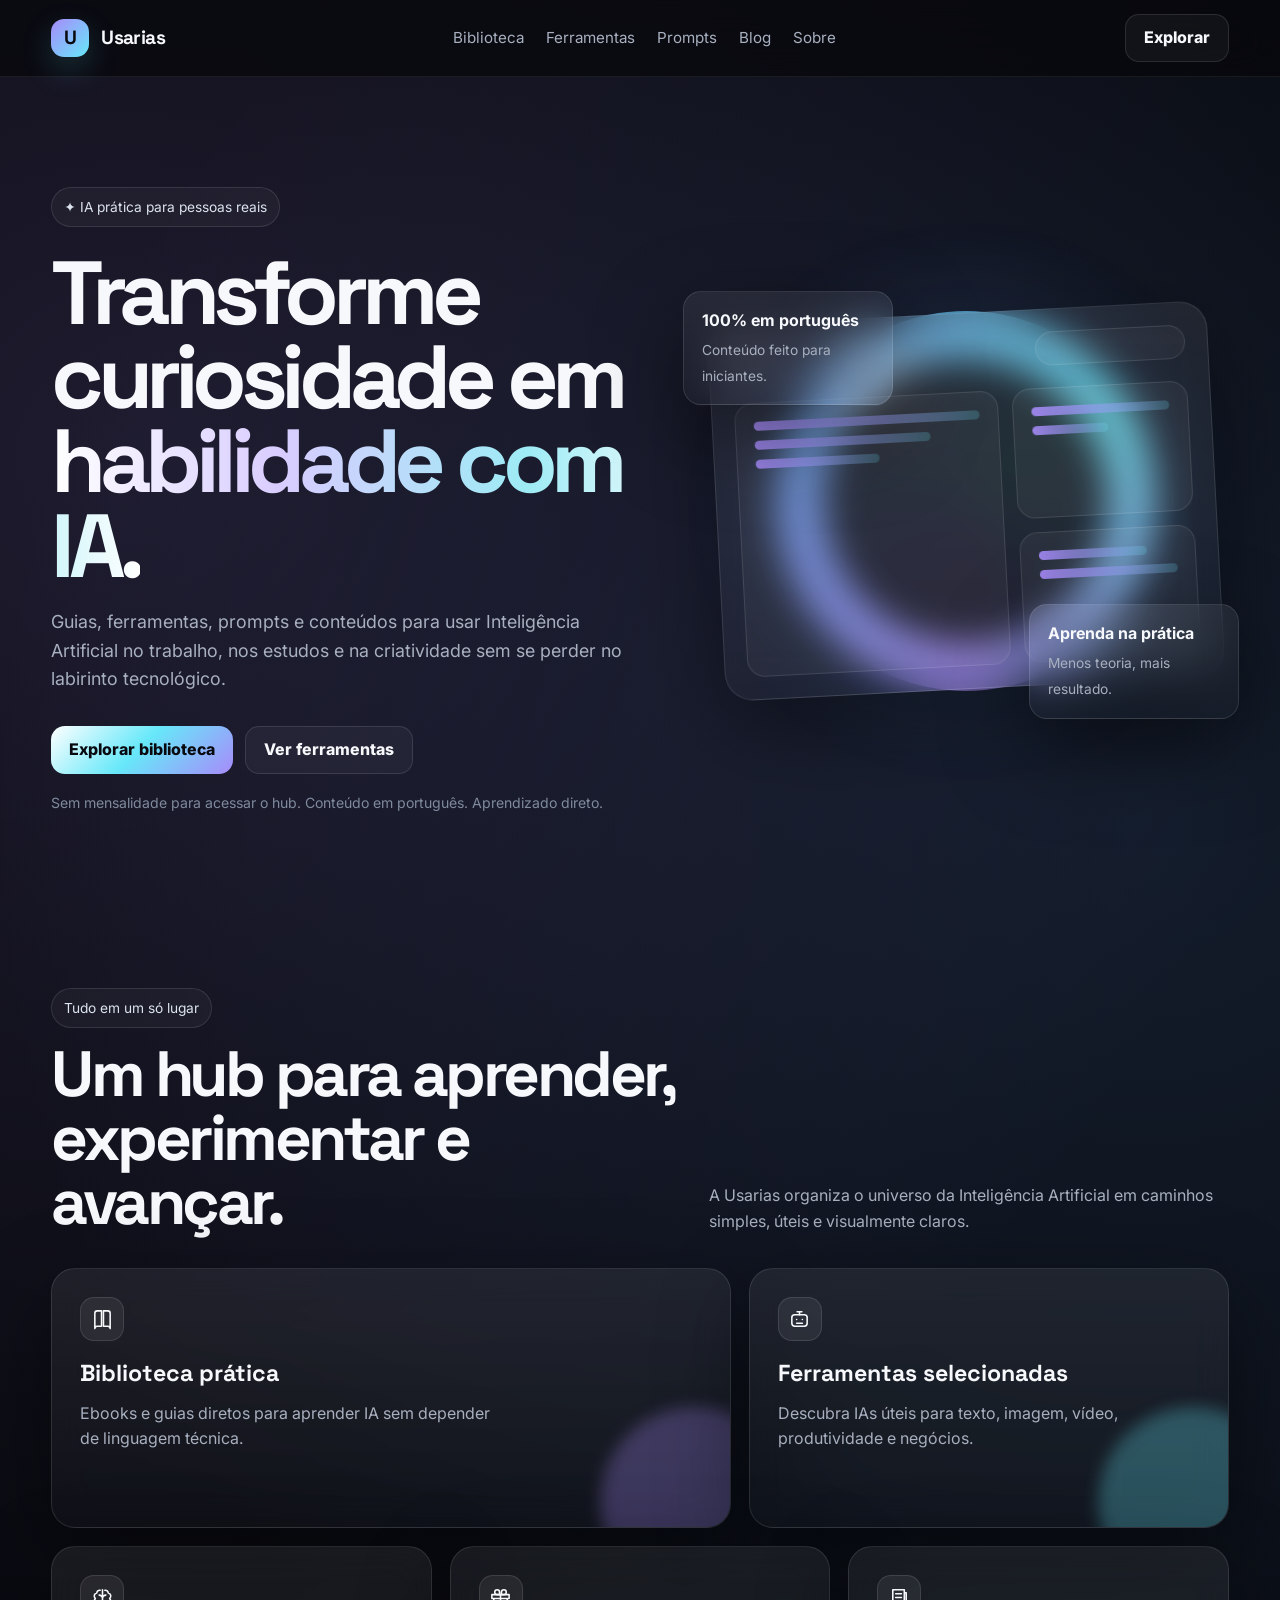
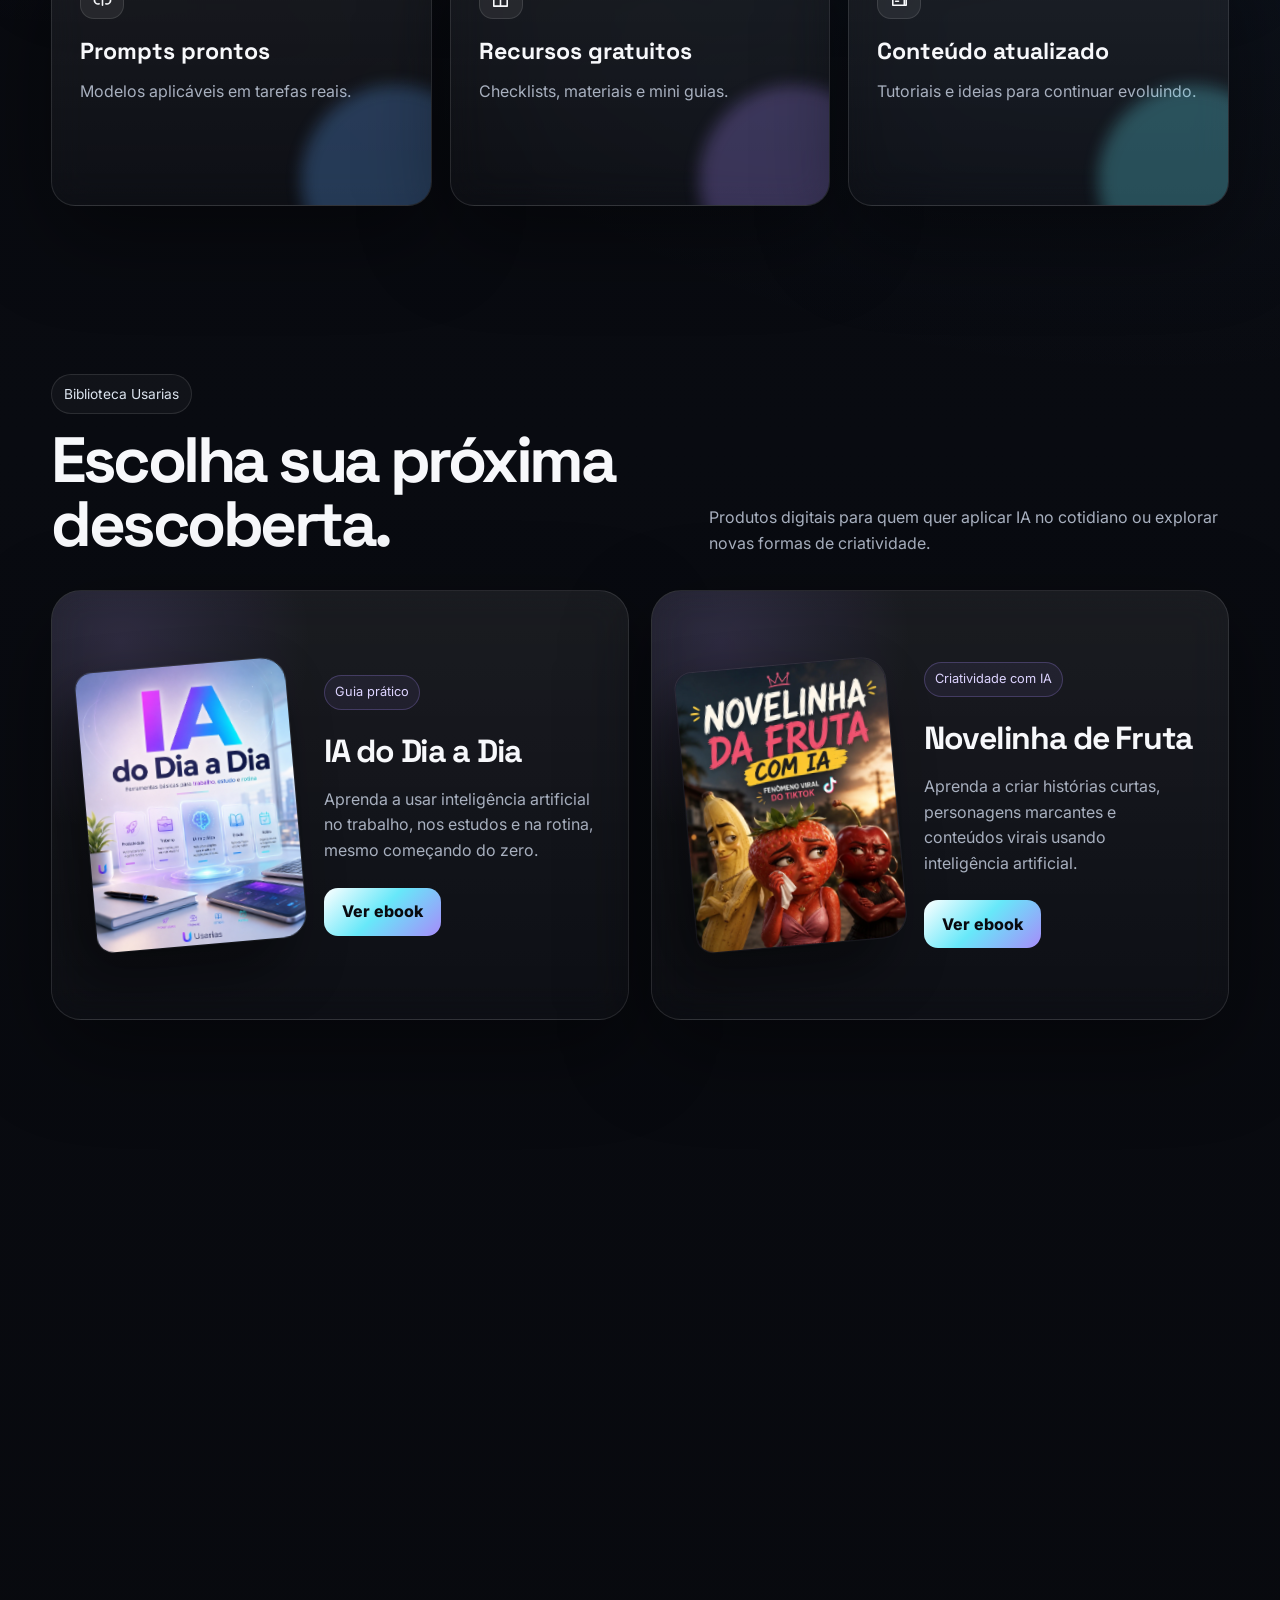
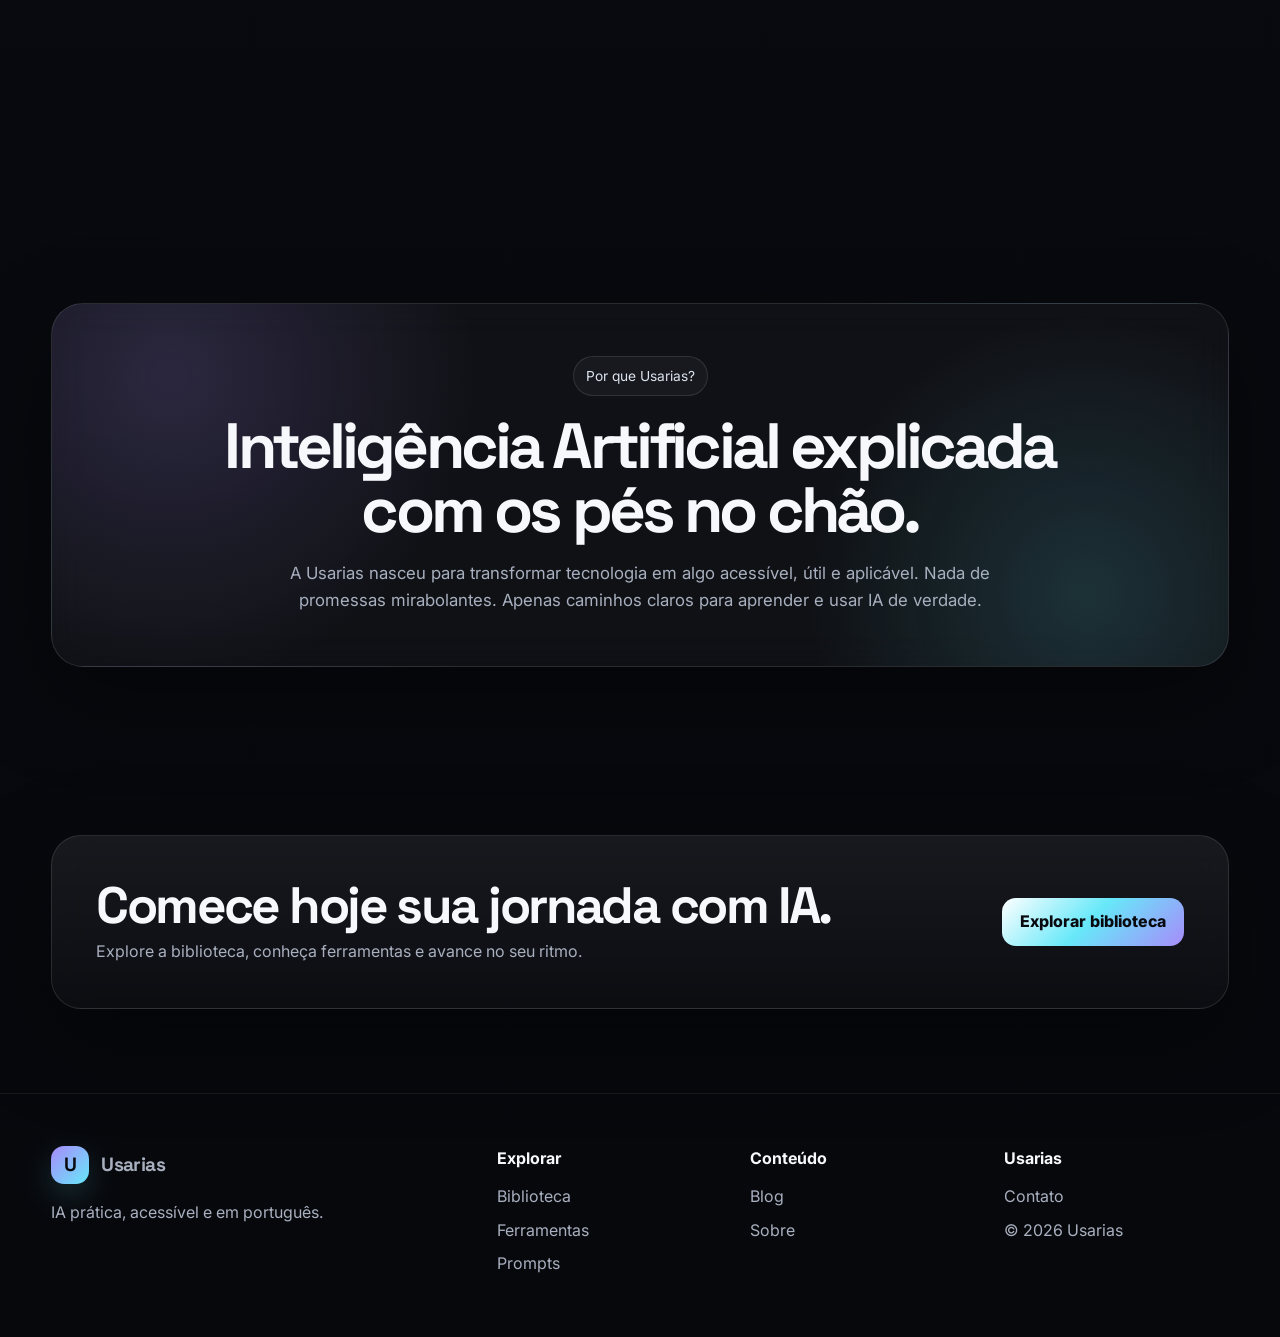
<file: index.html>
<!doctype html>
<html lang="pt-BR">
<head>
  <!-- Google tag (gtag.js) -->
<script async src="https://www.googletagmanager.com/gtag/js?id=G-GHB7SNCTYB"></script>
<script>
  window.dataLayer = window.dataLayer || [];
  function gtag(){dataLayer.push(arguments);}
  gtag('js', new Date());

  gtag('config', 'G-GHB7SNCTYB');
</script>
  <meta charset="utf-8" />
  <meta name="viewport" content="width=device-width, initial-scale=1" />
  <meta name="description" content="Usarias: ebooks, ferramentas, prompts e conteúdos para aprender Inteligência Artificial sem complicação." />
  <meta property="og:title" content="Usarias | Inteligência Artificial sem complicação" />
  <meta property="og:description" content="Aprenda, explore e use IA no trabalho, nos estudos e na criatividade." />
  <meta property="og:type" content="website" />
  <title>Usarias | Inteligência Artificial sem complicação</title>

  <link rel="preconnect" href="https://fonts.googleapis.com">
  <link rel="preconnect" href="https://fonts.gstatic.com" crossorigin>
  <link href="https://fonts.googleapis.com/css2?family=Inter:wght@400;500;600;700;800&family=Space+Grotesk:wght@500;600;700&display=swap" rel="stylesheet">

  <link rel="icon" type="image/svg+xml" href="assets/favicon/favicon.svg">

  <style>
    :root {
      --bg: #07080c;
      --bg-soft: #0c0f16;
      --panel: rgba(255,255,255,.055);
      --panel-strong: rgba(255,255,255,.085);
      --line: rgba(255,255,255,.11);
      --text: #f7f8fb;
      --muted: #a8b0bf;
      --purple: #a78bfa;
      --blue: #60a5fa;
      --cyan: #67e8f9;
      --green: #86efac;
      --max: 1180px;
      --radius: 24px;
      --shadow: 0 30px 90px rgba(0,0,0,.42);
    }

    * { box-sizing: border-box; }

    html { scroll-behavior: smooth; }

    body {
      margin: 0;
      min-height: 100vh;
      color: var(--text);
      background:
        radial-gradient(circle at 10% 10%, rgba(167,139,250,.14), transparent 28%),
        radial-gradient(circle at 90% 18%, rgba(96,165,250,.12), transparent 30%),
        linear-gradient(180deg, #07080c 0%, #090b11 45%, #07080c 100%);
      font-family: "Inter", ui-sans-serif, system-ui, -apple-system, BlinkMacSystemFont, "Segoe UI", sans-serif;
      line-height: 1.6;
      overflow-x: hidden;
    }

    body::before {
      content: "";
      position: fixed;
      inset: 0;
      pointer-events: none;
      opacity: .18;
      background-image:
        linear-gradient(rgba(255,255,255,.03) 1px, transparent 1px),
        linear-gradient(90deg, rgba(255,255,255,.03) 1px, transparent 1px);
      background-size: 48px 48px;
      mask-image: linear-gradient(to bottom, black, transparent 70%);
    }


    h1, h2, h3, .brand, .book-mockup strong, .book-info h3 {
      font-family: "Space Grotesk", "Inter", ui-sans-serif, system-ui, sans-serif;
    }

    a { color: inherit; text-decoration: none; }
    button { font: inherit; }

    .container {
      width: min(92%, var(--max));
      margin: 0 auto;
    }

    .glass {
      border: 1px solid var(--line);
      background: linear-gradient(180deg, rgba(255,255,255,.07), rgba(255,255,255,.025));
      backdrop-filter: blur(18px);
      box-shadow: var(--shadow);
    }

    header {
      position: sticky;
      top: 0;
      z-index: 50;
      background: rgba(7,8,12,.72);
      backdrop-filter: blur(18px);
      border-bottom: 1px solid rgba(255,255,255,.07);
    }

    .nav {
      min-height: 76px;
      display: flex;
      align-items: center;
      justify-content: space-between;
      gap: 24px;
    }

    .brand {
      display: flex;
      align-items: center;
      gap: 12px;
      font-weight: 850;
      letter-spacing: -.03em;
      font-size: 1.2rem;
    }

    .brand-mark {
      width: 38px;
      height: 38px;
      display: grid;
      place-items: center;
      border-radius: 13px;
      color: #090a0f;
      background: linear-gradient(135deg, var(--purple), var(--cyan));
      box-shadow: 0 12px 32px rgba(103,232,249,.18);
    }

    nav {
      display: flex;
      align-items: center;
      gap: 22px;
      color: var(--muted);
      font-size: .95rem;
    }

    nav a {
      position: relative;
      transition: .2s ease;
    }

    nav a:hover { color: var(--text); }

    nav a::after {
      content: "";
      position: absolute;
      left: 0;
      right: 100%;
      bottom: -8px;
      height: 2px;
      border-radius: 999px;
      background: linear-gradient(90deg, var(--purple), var(--cyan));
      transition: .25s ease;
    }

    nav a:hover::after { right: 0; }

    .menu-btn {
      display: none;
      color: var(--text);
      background: rgba(255,255,255,.04);
      border: 1px solid var(--line);
      border-radius: 12px;
      padding: 9px 12px;
      cursor: pointer;
    }

    .btn {
      display: inline-flex;
      align-items: center;
      justify-content: center;
      gap: 10px;
      min-height: 48px;
      padding: 0 18px;
      border-radius: 14px;
      font-weight: 780;
      border: 1px solid var(--line);
      transition: .22s ease;
      cursor: pointer;
    }

    .btn:hover {
      transform: translateY(-2px);
      box-shadow: 0 16px 40px rgba(0,0,0,.28);
    }

    .btn-primary {
      color: #090a0f;
      border: 0;
      background: linear-gradient(135deg, #fff 0%, var(--cyan) 48%, var(--purple) 100%);
    }

    .btn-secondary {
      background: rgba(255,255,255,.045);
    }

    .hero {
      position: relative;
      padding: 110px 0 90px;
    }

    .hero-grid {
      display: grid;
      grid-template-columns: 1.06fr .94fr;
      align-items: center;
      gap: 58px;
    }

    .eyebrow {
      display: inline-flex;
      align-items: center;
      gap: 8px;
      padding: 8px 12px;
      border-radius: 999px;
      border: 1px solid var(--line);
      color: #dce4ef;
      background: rgba(255,255,255,.035);
      font-size: .86rem;
    }

    h1 {
      margin: 24px 0 20px;
      font-size: clamp(3.3rem, 7vw, 6.7rem);
      line-height: .94;
      letter-spacing: -.072em;
    }

    .gradient-text {
      background: linear-gradient(90deg, #fff 0%, #d8ccff 35%, #9debf5 72%, #fff 100%);
      -webkit-background-clip: text;
      background-clip: text;
      color: transparent;
    }

    .hero p {
      max-width: 690px;
      color: var(--muted);
      font-size: 1.12rem;
      margin: 0;
    }

    .hero-actions {
      display: flex;
      flex-wrap: wrap;
      gap: 12px;
      margin-top: 32px;
    }

    .hero-note {
      margin-top: 18px;
      color: #7f8a9c;
      font-size: .88rem;
    }

    .visual {
      position: relative;
      min-height: 580px;
      display: grid;
      place-items: center;
    }

    .orb {
      position: absolute;
      width: 380px;
      height: 380px;
      border-radius: 50%;
      background:
        radial-gradient(circle at 30% 25%, rgba(255,255,255,.9), rgba(255,255,255,.08) 18%, transparent 42%),
        conic-gradient(from 180deg, var(--purple), var(--blue), var(--cyan), var(--purple));
      filter: blur(.2px);
      opacity: .78;
      animation: float 7s ease-in-out infinite;
      box-shadow: 0 0 110px rgba(96,165,250,.22);
    }

    .orb::after {
      content: "";
      position: absolute;
      inset: 48px;
      border-radius: 50%;
      background: rgba(7,8,12,.86);
      backdrop-filter: blur(14px);
      border: 1px solid rgba(255,255,255,.1);
    }

    .dashboard {
      position: relative;
      z-index: 2;
      width: min(100%, 500px);
      padding: 22px;
      border-radius: 28px;
      transform: rotate(-3deg);
    }

    .dash-top {
      display: flex;
      justify-content: space-between;
      align-items: center;
      margin-bottom: 22px;
    }

    .dash-dots {
      display: flex;
      gap: 7px;
    }

    .dash-dots span {
      width: 9px;
      height: 9px;
      border-radius: 999px;
      background: rgba(255,255,255,.25);
    }

    .search-pill {
      width: 150px;
      height: 34px;
      border-radius: 999px;
      border: 1px solid var(--line);
      background: rgba(255,255,255,.035);
    }

    .dash-grid {
      display: grid;
      grid-template-columns: 1.2fr .8fr;
      gap: 14px;
    }

    .dash-block {
      min-height: 130px;
      padding: 18px;
      border-radius: 18px;
      border: 1px solid var(--line);
      background: rgba(255,255,255,.045);
    }

    .dash-block.big {
      min-height: 244px;
      grid-row: span 2;
    }

    .dash-line {
      height: 9px;
      border-radius: 999px;
      margin-bottom: 10px;
      background: linear-gradient(90deg, rgba(167,139,250,.9), rgba(103,232,249,.2));
    }

    .dash-line.short { width: 55%; }
    .dash-line.medium { width: 78%; }

    .float-card {
      position: absolute;
      z-index: 3;
      border-radius: 18px;
      padding: 16px 18px;
      width: 210px;
      animation: drift 6s ease-in-out infinite;
    }

    .float-card strong {
      display: block;
      margin-bottom: 4px;
    }

    .float-card span {
      color: var(--muted);
      font-size: .86rem;
    }

    .float-one { left: -20px; top: 80px; }
    .float-two { right: -10px; bottom: 72px; animation-delay: -2.5s; }

    @keyframes float {
      0%, 100% { transform: translateY(0) scale(1); }
      50% { transform: translateY(-18px) scale(1.03); }
    }

    @keyframes drift {
      0%, 100% { transform: translateY(0) rotate(0); }
      50% { transform: translateY(-12px) rotate(1deg); }
    }

    section {
      padding: 84px 0;
    }

    .section-head {
      display: flex;
      align-items: end;
      justify-content: space-between;
      gap: 28px;
      margin-bottom: 34px;
    }

    .section-head h2 {
      margin: 14px 0 0;
      max-width: 760px;
      font-size: clamp(2.35rem, 5vw, 4.4rem);
      line-height: 1;
      letter-spacing: -.055em;
    }

    .section-head p {
      max-width: 520px;
      margin: 0;
      color: var(--muted);
    }

    .bento {
      display: grid;
      grid-template-columns: repeat(12, 1fr);
      gap: 18px;
    }

    .bento-card {
      min-height: 260px;
      padding: 28px;
      border-radius: var(--radius);
      overflow: hidden;
      position: relative;
    }

    .bento-card h3 {
      margin: 14px 0 8px;
      font-size: 1.45rem;
    }

    .bento-card p {
      margin: 0;
      color: var(--muted);
      max-width: 430px;
    }

    .span-7 { grid-column: span 7; }
    .span-5 { grid-column: span 5; }
    .span-4 { grid-column: span 4; }

    .glow-purple::after,
    .glow-cyan::after,
    .glow-blue::after {
      content: "";
      position: absolute;
      width: 190px;
      height: 190px;
      border-radius: 50%;
      right: -60px;
      bottom: -70px;
      filter: blur(8px);
      opacity: .28;
    }

    .glow-purple::after { background: var(--purple); }
    .glow-cyan::after { background: var(--cyan); }
    .glow-blue::after { background: var(--blue); }


    .mini-icon svg {
      width: 23px;
      height: 23px;
      fill: none;
      stroke: currentColor;
      stroke-width: 1.65;
      stroke-linecap: round;
      stroke-linejoin: round;
    }

    .mini-icon {
      width: 44px;
      height: 44px;
      display: grid;
      place-items: center;
      border-radius: 14px;
      background: rgba(255,255,255,.07);
      border: 1px solid var(--line);
      font-size: 1.2rem;
    }

    .library-grid {
      display: grid;
      grid-template-columns: repeat(2, 1fr);
      gap: 22px;
    }

    .book-card {
      position: relative;
      display: grid;
      grid-template-columns: .78fr 1.22fr;
      gap: 28px;
      align-items: center;
      min-height: 430px;
      padding: 34px;
      border-radius: 30px;
      overflow: hidden;
    }

    .book-card::before {
      content: "";
      position: absolute;
      inset: 0;
      background: radial-gradient(circle at 12% 12%, rgba(167,139,250,.15), transparent 30%);
      pointer-events: none;
    }
    .book-mockup {
      position: relative;
      width: 210px;
      aspect-ratio: 3 / 4;
      border-radius: 16px 24px 24px 16px;
      padding: 0;
      overflow: hidden;
      background: #111827;
      box-shadow:
        -22px 28px 60px rgba(0,0,0,.48),
        0 0 0 1px rgba(255,255,255,.08);
      transform: rotate(-5deg);
      transform-origin: center;
      animation: bookFloat 5.5s ease-in-out infinite;
      transition:
        transform .35s ease,
        box-shadow .35s ease,
        filter .35s ease;
      isolation: isolate;
    }

    .book-mockup::after {
      content: "";
      position: absolute;
      inset: 0;
      z-index: 3;
      pointer-events: none;
      background:
        linear-gradient(110deg, transparent 0 42%, rgba(255,255,255,.18) 50%, transparent 58%),
        linear-gradient(90deg, rgba(0,0,0,.18), transparent 12%);
      transform: translateX(-140%);
      animation: bookShine 6.5s ease-in-out infinite;
    }

    .book-cover-image {
      position: absolute;
      inset: 0;
      width: 100%;
      height: 100%;
      display: block;
      object-fit: cover;
      object-position: center;
      border-radius: inherit;
      z-index: 2;
      backface-visibility: hidden;
    }

    .book-card:nth-child(2) .book-mockup {
      animation-delay: -2.4s;
    }

    .book-card:hover .book-mockup {
      transform: rotate(-1deg) translateY(-10px) scale(1.035);
      box-shadow:
        -18px 36px 78px rgba(0,0,0,.58),
        0 0 36px rgba(103,232,249,.16);
      filter: saturate(1.06);
    }

    .book-mockup.alt {
      background: #1d1730;
    }

    @keyframes bookFloat {
      0%, 100% {
        transform: rotate(-5deg) translateY(0);
      }
      50% {
        transform: rotate(-3deg) translateY(-10px);
      }
    }

    @keyframes bookShine {
      0%, 68%, 100% {
        transform: translateX(-140%);
      }
      78% {
        transform: translateX(140%);
      }
    }


    .book-mockup small { color: #ccd5e3; }
    .book-mockup strong {
      font-size: 2rem;
      line-height: 1;
      letter-spacing: -.04em;
    }

    .book-info {
      position: relative;
      z-index: 2;
    }

    .tag {
      display: inline-flex;
      padding: 6px 10px;
      border-radius: 999px;
      border: 1px solid rgba(167,139,250,.25);
      background: rgba(167,139,250,.08);
      color: #ddd4ff;
      font-size: .8rem;
    }

    .book-info h3 {
      margin: 16px 0 10px;
      font-size: 2rem;
      letter-spacing: -.04em;
    }

    .book-info p {
      color: var(--muted);
      margin: 0 0 24px;
    }

    .tool-grid {
      display: grid;
      grid-template-columns: repeat(3, 1fr);
      gap: 16px;
    }

    .tool-card {
      padding: 22px;
      border-radius: 20px;
      transition: .25s ease;
    }

    .tool-card:hover {
      transform: translateY(-5px);
      background: linear-gradient(180deg, rgba(255,255,255,.095), rgba(255,255,255,.035));
    }

    .tool-card strong {
      display: block;
      margin-top: 14px;
      font-size: 1.08rem;
    }

    .tool-card span {
      color: var(--muted);
      font-size: .9rem;
    }

    .manifesto {
      padding: 52px;
      border-radius: 32px;
      text-align: center;
      background:
        radial-gradient(circle at 10% 20%, rgba(167,139,250,.18), transparent 28%),
        radial-gradient(circle at 88% 80%, rgba(103,232,249,.15), transparent 26%),
        rgba(255,255,255,.035);
    }

    .manifesto h2 {
      max-width: 900px;
      margin: 18px auto;
      font-size: clamp(2.4rem, 5vw, 4.7rem);
      line-height: 1;
      letter-spacing: -.06em;
    }

    .manifesto p {
      max-width: 720px;
      margin: 0 auto;
      color: var(--muted);
      font-size: 1.05rem;
    }

    .cta {
      display: flex;
      align-items: center;
      justify-content: space-between;
      gap: 30px;
      padding: 44px;
      border-radius: 30px;
    }

    .cta h2 {
      margin: 0 0 8px;
      font-size: clamp(2rem, 4vw, 3.8rem);
      line-height: 1;
      letter-spacing: -.05em;
    }

    .cta p {
      margin: 0;
      color: var(--muted);
    }

    footer {
      padding: 52px 0;
      border-top: 1px solid rgba(255,255,255,.07);
      color: var(--muted);
    }

    .footer-grid {
      display: grid;
      grid-template-columns: 1.3fr repeat(3, .7fr);
      gap: 28px;
    }

    .footer-col strong {
      display: block;
      color: var(--text);
      margin-bottom: 12px;
    }

    .footer-col a {
      display: block;
      margin: 8px 0;
    }

    .reveal {
      opacity: 0;
      transform: translateY(24px);
      transition: .7s ease;
    }

    .reveal.visible {
      opacity: 1;
      transform: translateY(0);
    }

    @media (max-width: 980px) {
      nav {
        display: none;
        position: absolute;
        top: 76px;
        left: 0;
        right: 0;
        padding: 20px;
        background: #0b0d13;
        border-bottom: 1px solid var(--line);
        flex-direction: column;
        align-items: flex-start;
      }

      nav.open { display: flex; }
      .menu-btn { display: inline-flex; }

      .hero-grid,
      .library-grid,
      .footer-grid {
        grid-template-columns: 1fr;
      }

      .visual { min-height: 500px; }
      .span-7, .span-5, .span-4 { grid-column: span 12; }
      .tool-grid { grid-template-columns: repeat(2, 1fr); }
      .section-head, .cta { align-items: flex-start; flex-direction: column; }
    }

    @media (max-width: 680px) {
      .hero { padding-top: 72px; }
      h1 { font-size: clamp(3rem, 16vw, 4.7rem); }
      .visual { min-height: 430px; }
      .dashboard { width: 92%; }
      .float-card { width: 170px; }
      .float-one { left: 0; top: 30px; }
      .float-two { right: 0; bottom: 30px; }
      .book-card { grid-template-columns: 1fr; }
      .book-mockup { margin: 0 auto; }
      .tool-grid { grid-template-columns: 1fr; }
      .manifesto, .cta { padding: 30px; }
    }

    @media (prefers-reduced-motion: reduce) {
      .book-mockup,
      .book-mockup::after {
        animation: none !important;
      }

      .book-card:hover .book-mockup {
        transform: none;
      }
    }

  
    .book-info .btn {
      position: relative;
      z-index: 6;
      pointer-events: auto;
    }

  </style>
</head>
<body>
  <header>
    <div class="container nav">
      <a class="brand" href="#inicio" aria-label="Usarias, página inicial">
        <span class="brand-mark">U</span>
        <span>Usarias</span>
      </a>

      <button class="menu-btn" aria-label="Abrir menu">☰</button>

      <nav aria-label="Navegação principal">
        <a href="#biblioteca">Biblioteca</a>
        <a href="#ferramentas">Ferramentas</a>
        <a href="#prompts">Prompts</a>
        <a href="#blog">Blog</a>
        <a href="#sobre">Sobre</a>
      </nav>

      <a class="btn btn-secondary" href="#biblioteca">Explorar</a>
    </div>
  </header>

  <main id="inicio">
    <section class="hero">
      <div class="container hero-grid">
        <div>
          <span class="eyebrow">✦ IA prática para pessoas reais</span>
          <h1>Transforme curiosidade em <span class="gradient-text">habilidade com IA.</span></h1>
          <p>Guias, ferramentas, prompts e conteúdos para usar Inteligência Artificial no trabalho, nos estudos e na criatividade sem se perder no labirinto tecnológico.</p>

          <div class="hero-actions">
            <a class="btn btn-primary" href="#biblioteca">Explorar biblioteca</a>
            <a class="btn btn-secondary" href="#ferramentas">Ver ferramentas</a>
          </div>

          <div class="hero-note">Sem mensalidade para acessar o hub. Conteúdo em português. Aprendizado direto.</div>
        </div>

        <div class="visual" aria-hidden="true">
          <div class="orb"></div>

          <div class="dashboard glass">
            <div class="dash-top">
              <div class="dash-dots"><span></span><span></span><span></span></div>
              <div class="search-pill"></div>
            </div>
            <div class="dash-grid">
              <div class="dash-block big">
                <div class="dash-line"></div>
                <div class="dash-line medium"></div>
                <div class="dash-line short"></div>
              </div>
              <div class="dash-block">
                <div class="dash-line"></div>
                <div class="dash-line short"></div>
              </div>
              <div class="dash-block">
                <div class="dash-line medium"></div>
                <div class="dash-line"></div>
              </div>
            </div>
          </div>

          <div class="float-card float-one glass">
            <strong>100% em português</strong>
            <span>Conteúdo feito para iniciantes.</span>
          </div>

          <div class="float-card float-two glass">
            <strong>Aprenda na prática</strong>
            <span>Menos teoria, mais resultado.</span>
          </div>
        </div>
      </div>
    </section>

    <section id="prompts">
      <div class="container">
        <div class="section-head reveal">
          <div>
            <span class="eyebrow">Tudo em um só lugar</span>
            <h2>Um hub para aprender, experimentar e avançar.</h2>
          </div>
          <p>A Usarias organiza o universo da Inteligência Artificial em caminhos simples, úteis e visualmente claros.</p>
        </div>

        <div class="bento">
          <article class="bento-card glass span-7 glow-purple reveal">
            <div class="mini-icon"><svg viewBox="0 0 24 24" aria-hidden="true"><path d="M4 5.5A2.5 2.5 0 0 1 6.5 3H11v16H6.5A2.5 2.5 0 0 0 4 21.5v-16Z"/><path d="M20 5.5A2.5 2.5 0 0 0 17.5 3H13v16h4.5a2.5 2.5 0 0 1 2.5 2.5v-16Z"/></svg></div>
            <h3>Biblioteca prática</h3>
            <p>Ebooks e guias diretos para aprender IA sem depender de linguagem técnica.</p>
          </article>

          <article class="bento-card glass span-5 glow-cyan reveal">
            <div class="mini-icon"><svg viewBox="0 0 24 24" aria-hidden="true"><rect x="4" y="7" width="16" height="12" rx="3"/><path d="M9 12h.01M15 12h.01M9 16h6M12 7V4M9.5 4h5"/></svg></div>
            <h3>Ferramentas selecionadas</h3>
            <p>Descubra IAs úteis para texto, imagem, vídeo, produtividade e negócios.</p>
          </article>

          <article class="bento-card glass span-4 glow-blue reveal">
            <div class="mini-icon"><svg viewBox="0 0 24 24" aria-hidden="true"><path d="M9.5 4.5A3 3 0 0 0 6 7.4 3.2 3.2 0 0 0 4.5 13a3.5 3.5 0 0 0 4 5.5"/><path d="M14.5 4.5A3 3 0 0 1 18 7.4a3.2 3.2 0 0 1 1.5 5.6 3.5 3.5 0 0 1-4 5.5"/><path d="M12 4v16M8.5 9.5A3.5 3.5 0 0 1 12 13M15.5 9.5A3.5 3.5 0 0 0 12 13"/></svg></div>
            <h3>Prompts prontos</h3>
            <p>Modelos aplicáveis em tarefas reais.</p>
          </article>

          <article class="bento-card glass span-4 glow-purple reveal">
            <div class="mini-icon"><svg viewBox="0 0 24 24" aria-hidden="true"><path d="M3 9h18v4H3zM5 13h14v8H5zM12 9v12"/><path d="M12 9H8.5A2.5 2.5 0 1 1 11 6.5V9ZM12 9h3.5A2.5 2.5 0 1 0 13 6.5V9Z"/></svg></div>
            <h3>Recursos gratuitos</h3>
            <p>Checklists, materiais e mini guias.</p>
          </article>

          <article class="bento-card glass span-4 glow-cyan reveal">
            <div class="mini-icon"><svg viewBox="0 0 24 24" aria-hidden="true"><path d="M5 4h12v16H5zM17 7h2v13h-2"/><path d="M8 8h6M8 12h6M8 16h3"/></svg></div>
            <h3>Conteúdo atualizado</h3>
            <p>Tutoriais e ideias para continuar evoluindo.</p>
          </article>
        </div>
      </div>
    </section>

    <section id="biblioteca">
      <div class="container">
        <div class="section-head reveal">
          <div>
            <span class="eyebrow">Biblioteca Usarias</span>
            <h2>Escolha sua próxima descoberta.</h2>
          </div>
          <p>Produtos digitais para quem quer aplicar IA no cotidiano ou explorar novas formas de criatividade.</p>
        </div>

        <div class="library-grid">
          <article class="book-card glass reveal">
           <div class="book-mockup">
  <img
    src="/assets/images/ia-do-dia-a-dia-capa.jpg"
    alt="Capa do ebook IA do Dia a Dia"
    class="book-cover-image"
  >
</div>

           <div class="book-info">
  <span class="tag">Guia prático</span>
  <h3>IA do Dia a Dia</h3>
  <p>Aprenda a usar inteligência artificial no trabalho, nos estudos e na rotina, mesmo começando do zero.</p>
<a class="btn btn-primary" href="/ebooks/ia-do-dia-a-dia/">Ver ebook</a>
</div>
          </article>

          <article class="book-card glass reveal">
           <div class="book-mockup alt">
  <img
   src="/assets/images/novelinha-da-fruta.jpg"
    alt="Capa do ebook Novelinha da Fruta com IA"
    class="book-cover-image"
  >
</div>

            <div class="book-info">
  <span class="tag">Criatividade com IA</span>
  <h3>Novelinha de Fruta</h3>
  <p>Aprenda a criar histórias curtas, personagens marcantes e conteúdos virais usando inteligência artificial.</p>
  <a class="btn btn-primary" href="/ebooks/novelia/">
  Ver ebook
</a>
</div>
          </article>
        </div>
      </div>
    </section>

    <section id="ferramentas">
      <div class="container">
        <div class="section-head reveal">
          <div>
            <span class="eyebrow">Ferramentas favoritas</span>
            <h2>Comece pelas IAs que realmente ajudam.</h2>
          </div>
          <p>Uma curadoria inicial organizada por utilidade, não por barulho.</p>
        </div>

        <div class="tool-grid">
          <article class="tool-card glass reveal">
            <div class="mini-icon"><svg viewBox="0 0 24 24" aria-hidden="true"><path d="M5 5h14a2 2 0 0 1 2 2v8a2 2 0 0 1-2 2h-8l-5 4v-4H5a2 2 0 0 1-2-2V7a2 2 0 0 1 2-2Z"/><path d="M8 10h8M8 13h5"/></svg></div>
            <strong>ChatGPT</strong>
            <span>Conversação e produtividade</span>
          </article>

          <article class="tool-card glass reveal">
            <div class="mini-icon"><svg viewBox="0 0 24 24" aria-hidden="true"><path d="m4 20 4.5-1 10-10a2.1 2.1 0 0 0-3-3l-10 10L4 20Z"/><path d="m13.5 7.5 3 3M4 20h6"/></svg></div>
            <strong>Claude</strong>
            <span>Escrita e análise</span>
          </article>

          <article class="tool-card glass reveal">
            <div class="mini-icon"><svg viewBox="0 0 24 24" aria-hidden="true"><circle cx="10.5" cy="10.5" r="6.5"/><path d="m15.5 15.5 5 5"/></svg></div>
            <strong>Gemini</strong>
            <span>Pesquisa e criação</span>
          </article>

          <article class="tool-card glass reveal">
            <div class="mini-icon"><svg viewBox="0 0 24 24" aria-hidden="true"><path d="M12 3a9 9 0 1 0 0 18h1.4a1.8 1.8 0 0 0 1.3-3 1.8 1.8 0 0 1 1.3-3h2A3 3 0 0 0 21 12a9 9 0 0 0-9-9Z"/><path d="M7.5 10h.01M10 6.5h.01M15 7h.01M17 11h.01"/></svg></div>
            <strong>Canva AI</strong>
            <span>Design e conteúdo</span>
          </article>

          <article class="tool-card glass reveal">
            <div class="mini-icon"><svg viewBox="0 0 24 24" aria-hidden="true"><path d="M4 5.5A2.5 2.5 0 0 1 6.5 3H11v16H6.5A2.5 2.5 0 0 0 4 21.5v-16Z"/><path d="M20 5.5A2.5 2.5 0 0 0 17.5 3H13v16h4.5a2.5 2.5 0 0 1 2.5 2.5v-16Z"/></svg></div>
            <strong>NotebookLM</strong>
            <span>Estudos e documentos</span>
          </article>

          <article class="tool-card glass reveal">
            <div class="mini-icon"><svg viewBox="0 0 24 24" aria-hidden="true"><circle cx="12" cy="12" r="9"/><path d="M3 12h18M12 3a15 15 0 0 1 0 18M12 3a15 15 0 0 0 0 18"/></svg></div>
            <strong>Perplexity</strong>
            <span>Busca assistida</span>
          </article>
        </div>
      </div>
    </section>

    <section id="sobre">
      <div class="container">
        <div class="manifesto glass reveal">
          <span class="eyebrow">Por que Usarias?</span>
          <h2>Inteligência Artificial explicada com os pés no chão.</h2>
          <p>A Usarias nasceu para transformar tecnologia em algo acessível, útil e aplicável. Nada de promessas mirabolantes. Apenas caminhos claros para aprender e usar IA de verdade.</p>
        </div>
      </div>
    </section>

    <section id="blog">
      <div class="container">
        <div class="cta glass reveal">
          <div>
            <h2>Comece hoje sua jornada com IA.</h2>
            <p>Explore a biblioteca, conheça ferramentas e avance no seu ritmo.</p>
          </div>
          <a class="btn btn-primary" href="#biblioteca">Explorar biblioteca</a>
        </div>
      </div>
    </section>
  </main>

  <footer>
    <div class="container footer-grid">
      <div>
        <a class="brand" href="#inicio">
          <span class="brand-mark">U</span>
          <span>Usarias</span>
        </a>
        <p>IA prática, acessível e em português.</p>
      </div>

      <div class="footer-col">
        <strong>Explorar</strong>
        <a href="#biblioteca">Biblioteca</a>
        <a href="#ferramentas">Ferramentas</a>
        <a href="#prompts">Prompts</a>
      </div>

      <div class="footer-col">
        <strong>Conteúdo</strong>
        <a href="#blog">Blog</a>
        <a href="#sobre">Sobre</a>
      </div>

      <div class="footer-col">
        <strong>Usarias</strong>
        <a href="mailto:contato@usarias.com.br">Contato</a>
        <span>© 2026 Usarias</span>
      </div>
    </div>
  </footer>

  <script>
    const menuButton = document.querySelector(".menu-btn");
    const nav = document.querySelector("nav");

    menuButton?.addEventListener("click", () => {
      nav.classList.toggle("open");
    });

    document.querySelectorAll("nav a").forEach(link => {
      link.addEventListener("click", () => nav.classList.remove("open"));
    });

    const observer = new IntersectionObserver(entries => {
      entries.forEach(entry => {
        if (entry.isIntersecting) {
          entry.target.classList.add("visible");
          observer.unobserve(entry.target);
        }
      });
    }, { threshold: 0.14 });

    document.querySelectorAll(".reveal").forEach(item => observer.observe(item));
  </script>
</body>
</html>
</file>
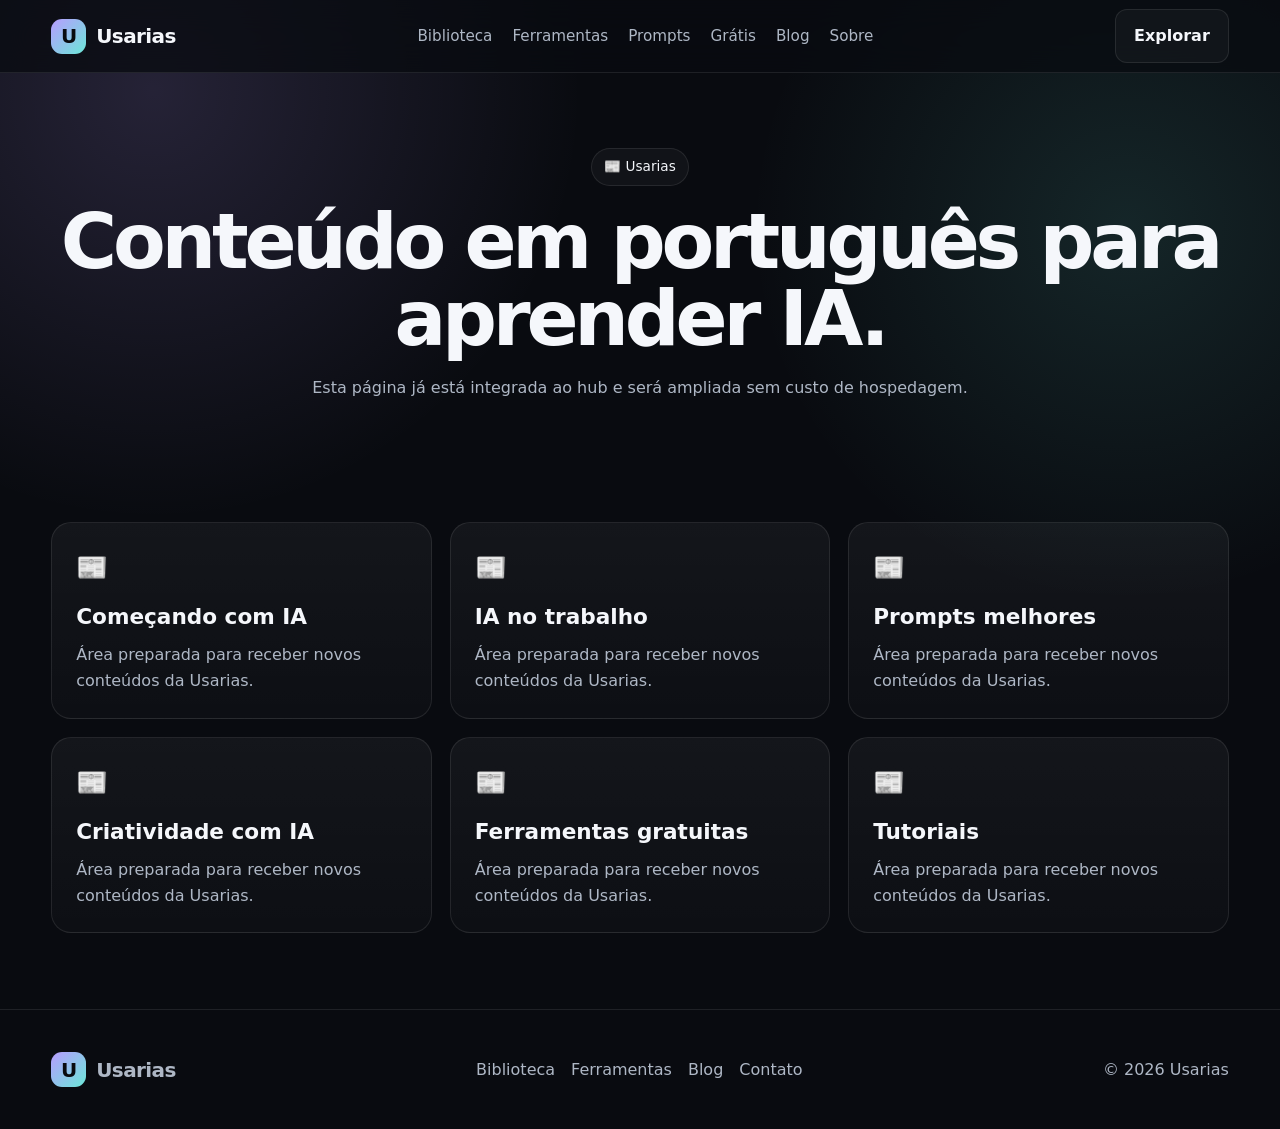
<file: blog/index.html>
<!doctype html><html lang="pt-BR"><head><meta charset="utf-8"><meta name="viewport" content="width=device-width,initial-scale=1"><title>Blog | Usarias</title><meta name="description" content="Conteúdo em português para aprender IA."><meta property="og:title" content="Blog | Usarias"><meta property="og:description" content="Conteúdo em português para aprender IA."><meta property="og:type" content="website"><link rel="stylesheet" href="../assets/css/style.css"></head><body><header><div class="container nav"><a class="brand" href="../"><span class="logo">U</span><span>Usarias</span></a><button class="menu" aria-label="Abrir menu">☰</button><nav><a href="../ebooks/">Biblioteca</a><a href="../ferramentas/">Ferramentas</a><a href="../prompts/">Prompts</a><a href="../recursos/">Grátis</a><a href="../blog/">Blog</a><a href="../sobre/">Sobre</a></nav><a class="btn secondary" href="../ebooks/">Explorar</a></div></header><main><section class="page-hero"><div class="container"><span class="eyebrow">📰 Usarias</span><h1>Conteúdo em português para aprender IA.</h1><p>Esta página já está integrada ao hub e será ampliada sem custo de hospedagem.</p></div></section><section><div class="container"><div class="grid3"><div class="card"><div class="card-body"><div class="icon">📰</div><h3>Começando com IA</h3><p>Área preparada para receber novos conteúdos da Usarias.</p></div></div><div class="card"><div class="card-body"><div class="icon">📰</div><h3>IA no trabalho</h3><p>Área preparada para receber novos conteúdos da Usarias.</p></div></div><div class="card"><div class="card-body"><div class="icon">📰</div><h3>Prompts melhores</h3><p>Área preparada para receber novos conteúdos da Usarias.</p></div></div><div class="card"><div class="card-body"><div class="icon">📰</div><h3>Criatividade com IA</h3><p>Área preparada para receber novos conteúdos da Usarias.</p></div></div><div class="card"><div class="card-body"><div class="icon">📰</div><h3>Ferramentas gratuitas</h3><p>Área preparada para receber novos conteúdos da Usarias.</p></div></div><div class="card"><div class="card-body"><div class="icon">📰</div><h3>Tutoriais</h3><p>Área preparada para receber novos conteúdos da Usarias.</p></div></div></div></div></section></main><footer><div class="container footer"><div class="brand"><span class="logo">U</span><span>Usarias</span></div><div class="footer-links"><a href="../ebooks/">Biblioteca</a><a href="../ferramentas/">Ferramentas</a><a href="../blog/">Blog</a><a href="../contato/">Contato</a></div><span>© 2026 Usarias</span></div></footer><script src="../assets/js/main.js"></script></body></html>
</file>
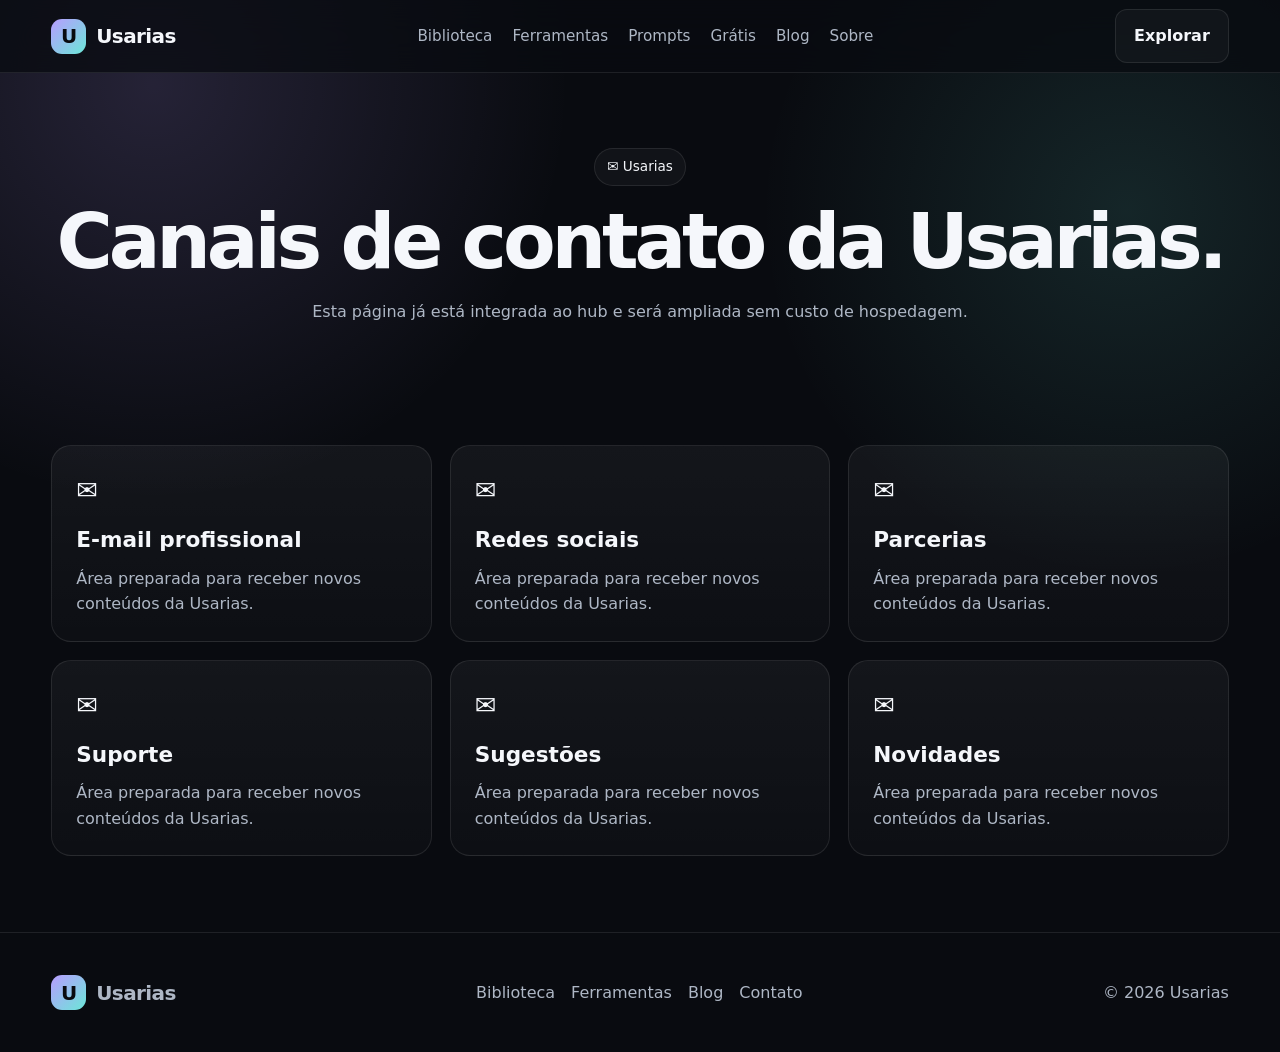
<file: contato/index.html>
<!doctype html><html lang="pt-BR"><head><meta charset="utf-8"><meta name="viewport" content="width=device-width,initial-scale=1"><title>Contato | Usarias</title><meta name="description" content="Canais de contato da Usarias."><meta property="og:title" content="Contato | Usarias"><meta property="og:description" content="Canais de contato da Usarias."><meta property="og:type" content="website"><link rel="stylesheet" href="../assets/css/style.css"></head><body><header><div class="container nav"><a class="brand" href="../"><span class="logo">U</span><span>Usarias</span></a><button class="menu" aria-label="Abrir menu">☰</button><nav><a href="../ebooks/">Biblioteca</a><a href="../ferramentas/">Ferramentas</a><a href="../prompts/">Prompts</a><a href="../recursos/">Grátis</a><a href="../blog/">Blog</a><a href="../sobre/">Sobre</a></nav><a class="btn secondary" href="../ebooks/">Explorar</a></div></header><main><section class="page-hero"><div class="container"><span class="eyebrow">✉️ Usarias</span><h1>Canais de contato da Usarias.</h1><p>Esta página já está integrada ao hub e será ampliada sem custo de hospedagem.</p></div></section><section><div class="container"><div class="grid3"><div class="card"><div class="card-body"><div class="icon">✉️</div><h3>E-mail profissional</h3><p>Área preparada para receber novos conteúdos da Usarias.</p></div></div><div class="card"><div class="card-body"><div class="icon">✉️</div><h3>Redes sociais</h3><p>Área preparada para receber novos conteúdos da Usarias.</p></div></div><div class="card"><div class="card-body"><div class="icon">✉️</div><h3>Parcerias</h3><p>Área preparada para receber novos conteúdos da Usarias.</p></div></div><div class="card"><div class="card-body"><div class="icon">✉️</div><h3>Suporte</h3><p>Área preparada para receber novos conteúdos da Usarias.</p></div></div><div class="card"><div class="card-body"><div class="icon">✉️</div><h3>Sugestões</h3><p>Área preparada para receber novos conteúdos da Usarias.</p></div></div><div class="card"><div class="card-body"><div class="icon">✉️</div><h3>Novidades</h3><p>Área preparada para receber novos conteúdos da Usarias.</p></div></div></div></div></section></main><footer><div class="container footer"><div class="brand"><span class="logo">U</span><span>Usarias</span></div><div class="footer-links"><a href="../ebooks/">Biblioteca</a><a href="../ferramentas/">Ferramentas</a><a href="../blog/">Blog</a><a href="../contato/">Contato</a></div><span>© 2026 Usarias</span></div></footer><script src="../assets/js/main.js"></script></body></html>
</file>
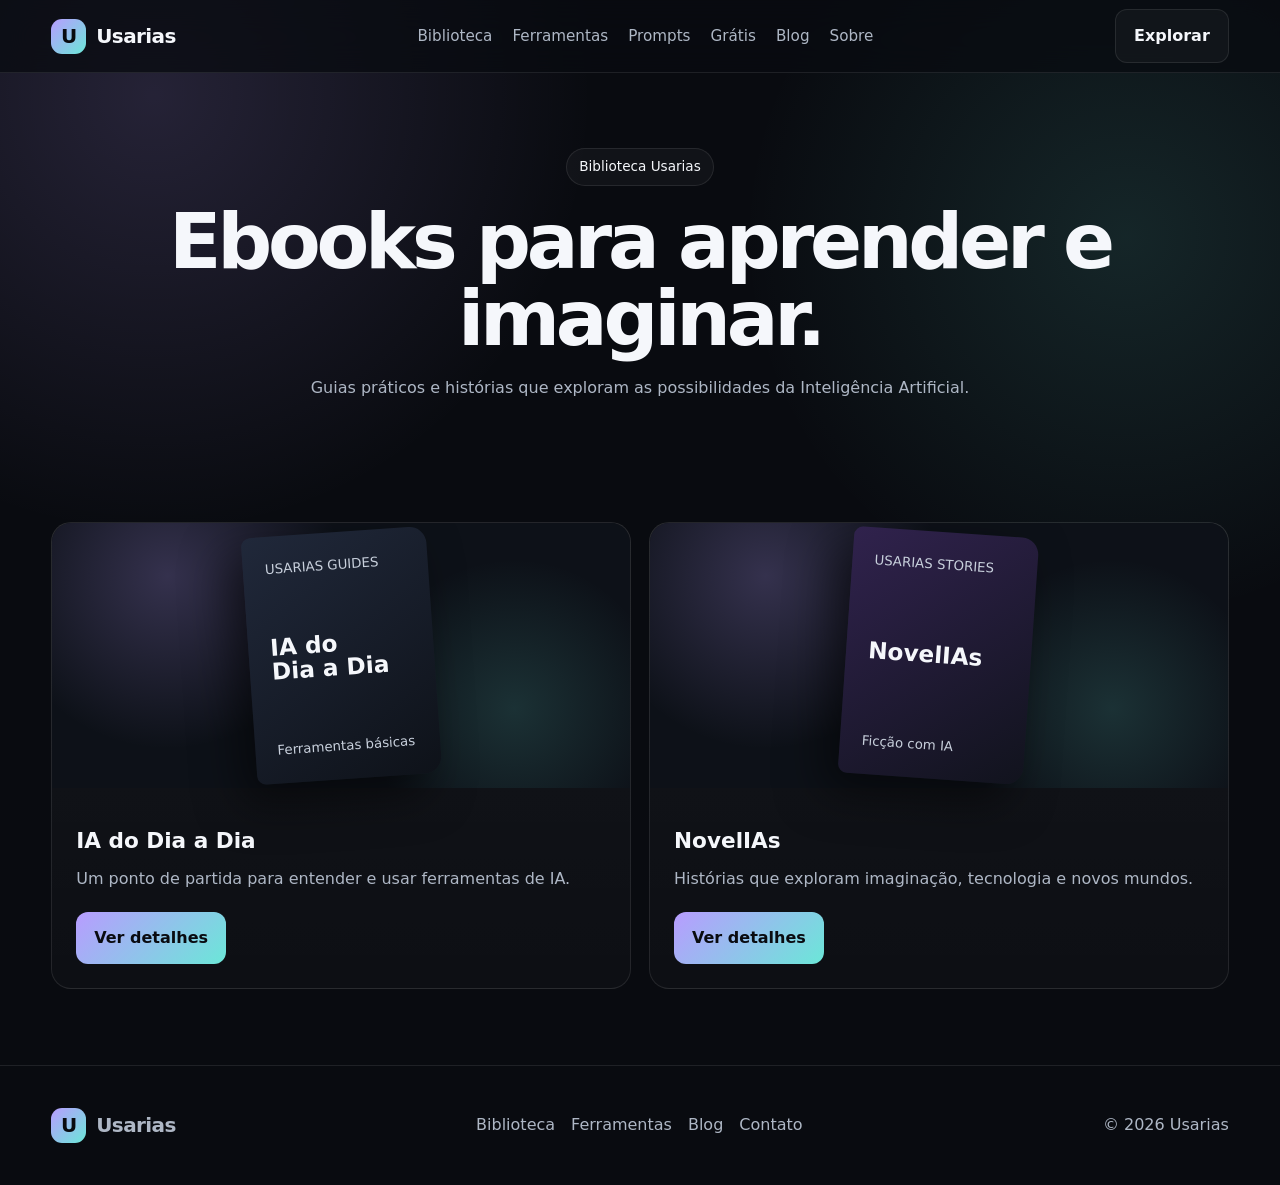
<file: ebooks/index.html>
<!doctype html><html lang="pt-BR"><head>
  <!-- Google tag (gtag.js) -->
<script async src="https://www.googletagmanager.com/gtag/js?id=G-GHB7SNCTYB"></script>
<script>
  window.dataLayer = window.dataLayer || [];
  function gtag(){dataLayer.push(arguments);}
  gtag('js', new Date());

  gtag('config', 'G-GHB7SNCTYB');
</script>
  <meta charset="utf-8"><meta name="viewport" content="width=device-width,initial-scale=1"><title>Biblioteca | Usarias</title><meta name="description" content="Conheça os ebooks da Usarias."><meta property="og:title" content="Biblioteca | Usarias"><meta property="og:description" content="Conheça os ebooks da Usarias."><meta property="og:type" content="website"><link rel="stylesheet" href="../assets/css/style.css"></head><body><header><div class="container nav"><a class="brand" href="../"><span class="logo">U</span><span>Usarias</span></a><button class="menu" aria-label="Abrir menu">☰</button><nav><a href="../ebooks/">Biblioteca</a><a href="../ferramentas/">Ferramentas</a><a href="../prompts/">Prompts</a><a href="../recursos/">Grátis</a><a href="../blog/">Blog</a><a href="../sobre/">Sobre</a></nav><a class="btn secondary" href="../ebooks/">Explorar</a></div></header>
<main><section class="page-hero"><div class="container"><span class="eyebrow">Biblioteca Usarias</span><h1>Ebooks para aprender e imaginar.</h1><p>Guias práticos e histórias que exploram as possibilidades da Inteligência Artificial.</p></div></section>
<section><div class="container"><div class="grid2">
<article class="card"><div class="cover"><div class="book"><small>USARIAS GUIDES</small><strong>IA do<br>Dia a Dia</strong><small>Ferramentas básicas</small></div></div><div class="card-body"><h3>IA do Dia a Dia</h3><p>Um ponto de partida para entender e usar ferramentas de IA.</p><div class="cards-actions"><a class="btn primary" href="ia-do-dia-a-dia/">Ver detalhes</a></div></div></article>
<article class="card"><div class="cover"><div class="book alt"><small>USARIAS STORIES</small><strong>NovelIAs</strong><small>Ficção com IA</small></div></div><div class="card-body"><h3>NovelIAs</h3><p>Histórias que exploram imaginação, tecnologia e novos mundos.</p><div class="cards-actions"><a class="btn primary" href="novelias/">Ver detalhes</a></div></div></article>
</div></div></section></main><footer><div class="container footer"><div class="brand"><span class="logo">U</span><span>Usarias</span></div><div class="footer-links"><a href="../ebooks/">Biblioteca</a><a href="../ferramentas/">Ferramentas</a><a href="../blog/">Blog</a><a href="../contato/">Contato</a></div><span>© 2026 Usarias</span></div></footer><script src="../assets/js/main.js"></script></body></html>
<link rel="icon" type="image/svg+xml" href="../../assets/favicon/favicon.svg">
</file>
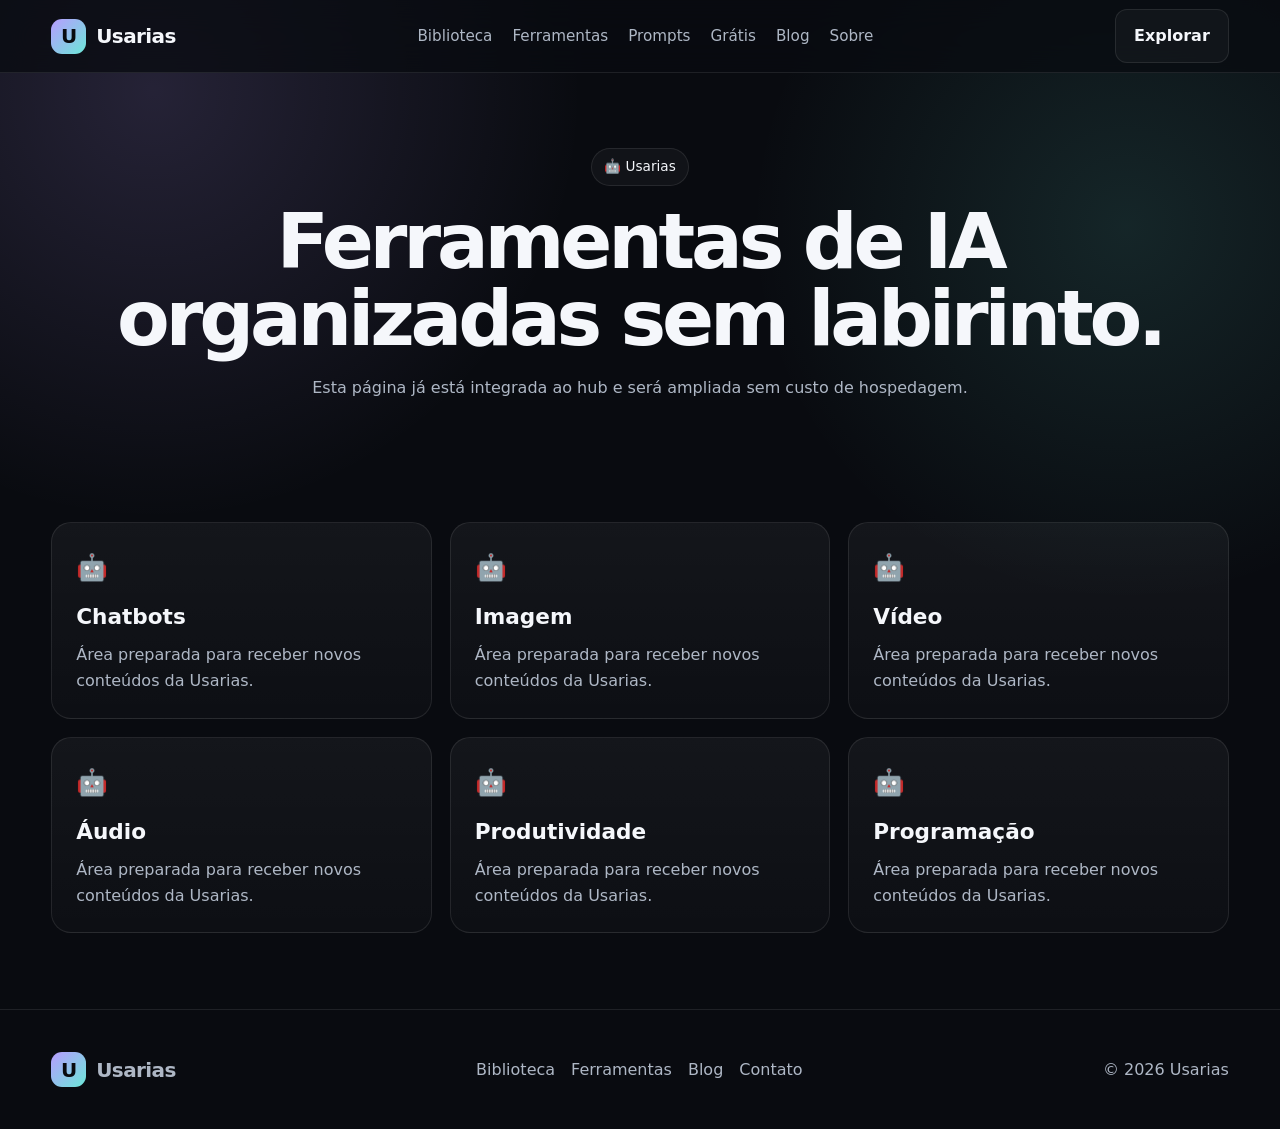
<file: ferramentas/index.html>
<!doctype html><html lang="pt-BR"><head><meta charset="utf-8"><meta name="viewport" content="width=device-width,initial-scale=1"><title>Ferramentas | Usarias</title><meta name="description" content="Ferramentas de IA organizadas sem labirinto."><meta property="og:title" content="Ferramentas | Usarias"><meta property="og:description" content="Ferramentas de IA organizadas sem labirinto."><meta property="og:type" content="website"><link rel="stylesheet" href="../assets/css/style.css"></head><body><header><div class="container nav"><a class="brand" href="../"><span class="logo">U</span><span>Usarias</span></a><button class="menu" aria-label="Abrir menu">☰</button><nav><a href="../ebooks/">Biblioteca</a><a href="../ferramentas/">Ferramentas</a><a href="../prompts/">Prompts</a><a href="../recursos/">Grátis</a><a href="../blog/">Blog</a><a href="../sobre/">Sobre</a></nav><a class="btn secondary" href="../ebooks/">Explorar</a></div></header><main><section class="page-hero"><div class="container"><span class="eyebrow">🤖 Usarias</span><h1>Ferramentas de IA organizadas sem labirinto.</h1><p>Esta página já está integrada ao hub e será ampliada sem custo de hospedagem.</p></div></section><section><div class="container"><div class="grid3"><div class="card"><div class="card-body"><div class="icon">🤖</div><h3>Chatbots</h3><p>Área preparada para receber novos conteúdos da Usarias.</p></div></div><div class="card"><div class="card-body"><div class="icon">🤖</div><h3>Imagem</h3><p>Área preparada para receber novos conteúdos da Usarias.</p></div></div><div class="card"><div class="card-body"><div class="icon">🤖</div><h3>Vídeo</h3><p>Área preparada para receber novos conteúdos da Usarias.</p></div></div><div class="card"><div class="card-body"><div class="icon">🤖</div><h3>Áudio</h3><p>Área preparada para receber novos conteúdos da Usarias.</p></div></div><div class="card"><div class="card-body"><div class="icon">🤖</div><h3>Produtividade</h3><p>Área preparada para receber novos conteúdos da Usarias.</p></div></div><div class="card"><div class="card-body"><div class="icon">🤖</div><h3>Programação</h3><p>Área preparada para receber novos conteúdos da Usarias.</p></div></div></div></div></section></main><footer><div class="container footer"><div class="brand"><span class="logo">U</span><span>Usarias</span></div><div class="footer-links"><a href="../ebooks/">Biblioteca</a><a href="../ferramentas/">Ferramentas</a><a href="../blog/">Blog</a><a href="../contato/">Contato</a></div><span>© 2026 Usarias</span></div></footer><script src="../assets/js/main.js"></script></body></html>
</file>
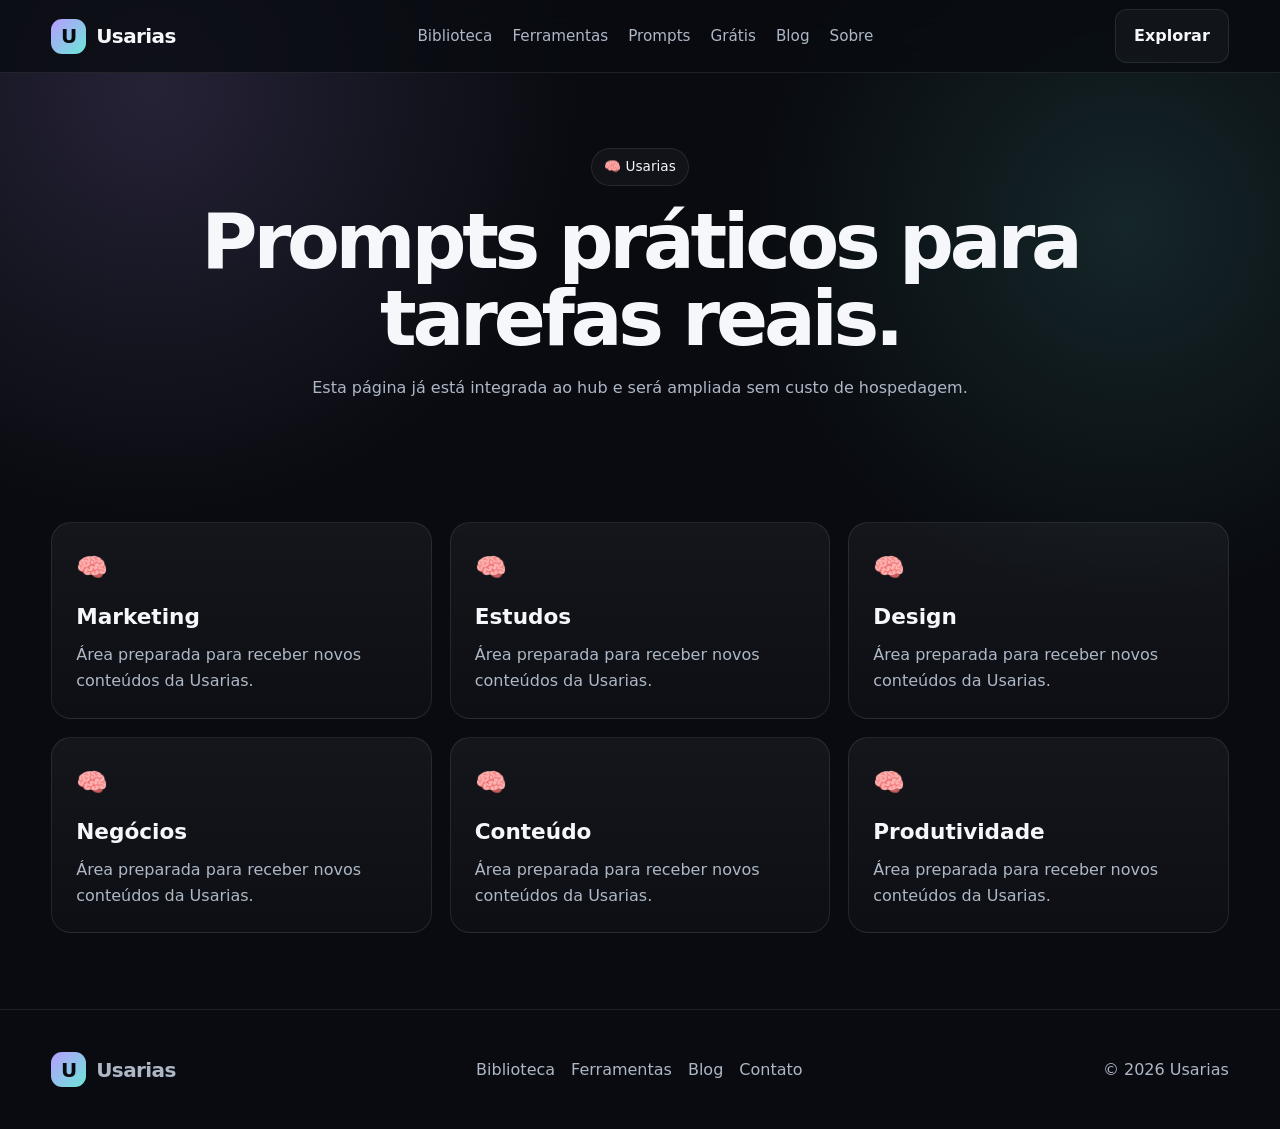
<file: prompts/index.html>
<!doctype html><html lang="pt-BR"><head><meta charset="utf-8"><meta name="viewport" content="width=device-width,initial-scale=1"><title>Prompts | Usarias</title><meta name="description" content="Prompts práticos para tarefas reais."><meta property="og:title" content="Prompts | Usarias"><meta property="og:description" content="Prompts práticos para tarefas reais."><meta property="og:type" content="website"><link rel="stylesheet" href="../assets/css/style.css"></head><body><header><div class="container nav"><a class="brand" href="../"><span class="logo">U</span><span>Usarias</span></a><button class="menu" aria-label="Abrir menu">☰</button><nav><a href="../ebooks/">Biblioteca</a><a href="../ferramentas/">Ferramentas</a><a href="../prompts/">Prompts</a><a href="../recursos/">Grátis</a><a href="../blog/">Blog</a><a href="../sobre/">Sobre</a></nav><a class="btn secondary" href="../ebooks/">Explorar</a></div></header><main><section class="page-hero"><div class="container"><span class="eyebrow">🧠 Usarias</span><h1>Prompts práticos para tarefas reais.</h1><p>Esta página já está integrada ao hub e será ampliada sem custo de hospedagem.</p></div></section><section><div class="container"><div class="grid3"><div class="card"><div class="card-body"><div class="icon">🧠</div><h3>Marketing</h3><p>Área preparada para receber novos conteúdos da Usarias.</p></div></div><div class="card"><div class="card-body"><div class="icon">🧠</div><h3>Estudos</h3><p>Área preparada para receber novos conteúdos da Usarias.</p></div></div><div class="card"><div class="card-body"><div class="icon">🧠</div><h3>Design</h3><p>Área preparada para receber novos conteúdos da Usarias.</p></div></div><div class="card"><div class="card-body"><div class="icon">🧠</div><h3>Negócios</h3><p>Área preparada para receber novos conteúdos da Usarias.</p></div></div><div class="card"><div class="card-body"><div class="icon">🧠</div><h3>Conteúdo</h3><p>Área preparada para receber novos conteúdos da Usarias.</p></div></div><div class="card"><div class="card-body"><div class="icon">🧠</div><h3>Produtividade</h3><p>Área preparada para receber novos conteúdos da Usarias.</p></div></div></div></div></section></main><footer><div class="container footer"><div class="brand"><span class="logo">U</span><span>Usarias</span></div><div class="footer-links"><a href="../ebooks/">Biblioteca</a><a href="../ferramentas/">Ferramentas</a><a href="../blog/">Blog</a><a href="../contato/">Contato</a></div><span>© 2026 Usarias</span></div></footer><script src="../assets/js/main.js"></script></body></html>
</file>
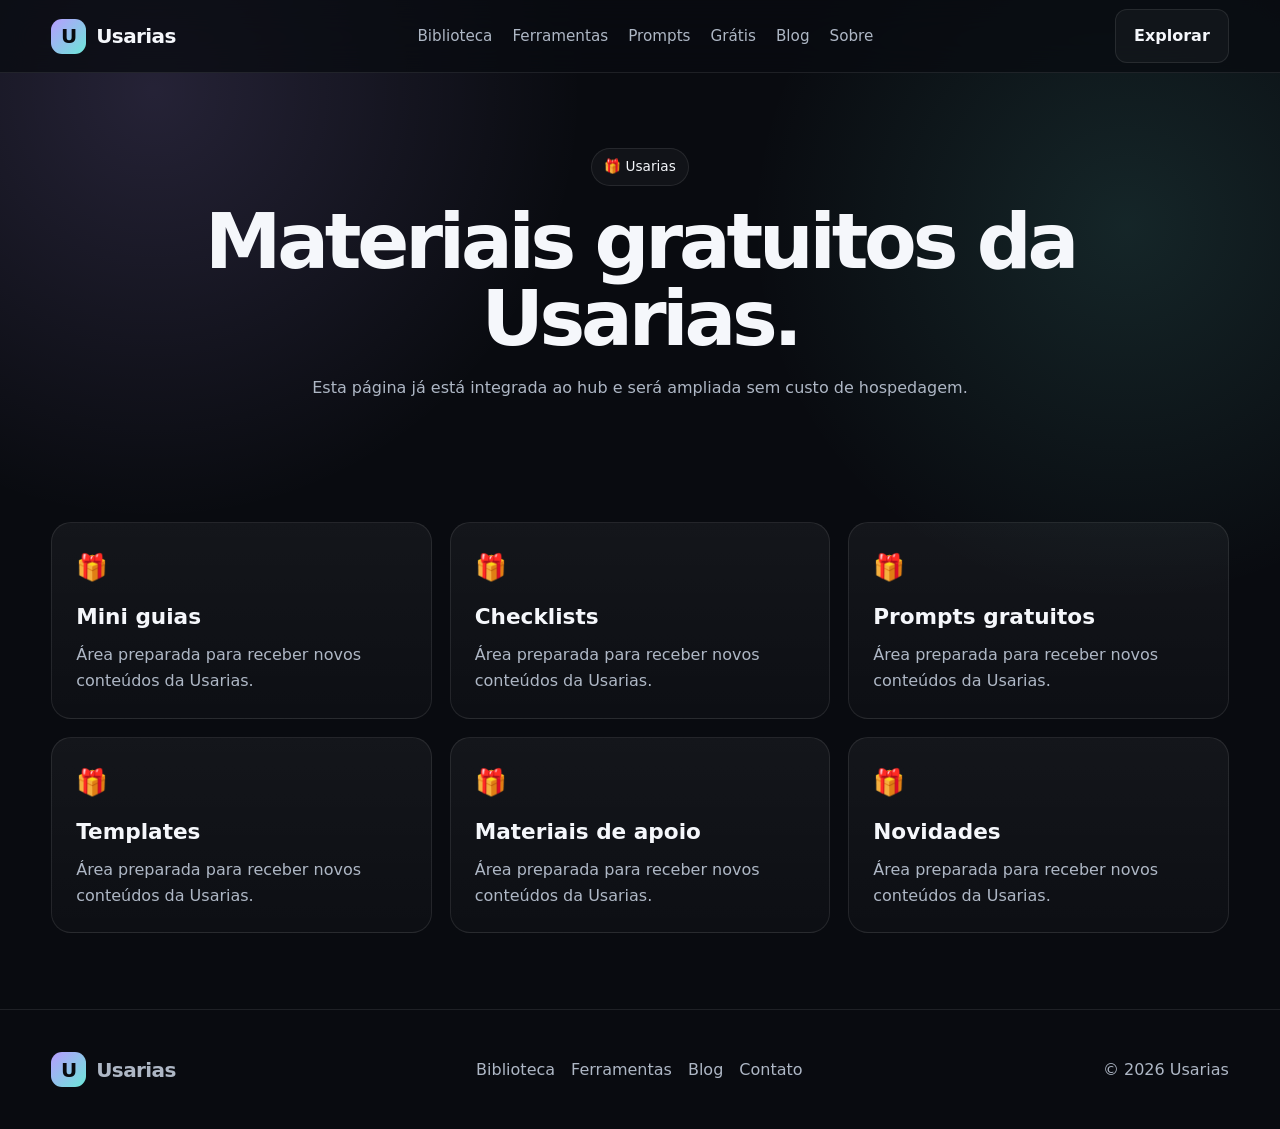
<file: recursos/index.html>
<!doctype html><html lang="pt-BR"><head><meta charset="utf-8"><meta name="viewport" content="width=device-width,initial-scale=1"><title>Recursos grátis | Usarias</title><meta name="description" content="Materiais gratuitos da Usarias."><meta property="og:title" content="Recursos grátis | Usarias"><meta property="og:description" content="Materiais gratuitos da Usarias."><meta property="og:type" content="website"><link rel="stylesheet" href="../assets/css/style.css"></head><body><header><div class="container nav"><a class="brand" href="../"><span class="logo">U</span><span>Usarias</span></a><button class="menu" aria-label="Abrir menu">☰</button><nav><a href="../ebooks/">Biblioteca</a><a href="../ferramentas/">Ferramentas</a><a href="../prompts/">Prompts</a><a href="../recursos/">Grátis</a><a href="../blog/">Blog</a><a href="../sobre/">Sobre</a></nav><a class="btn secondary" href="../ebooks/">Explorar</a></div></header><main><section class="page-hero"><div class="container"><span class="eyebrow">🎁 Usarias</span><h1>Materiais gratuitos da Usarias.</h1><p>Esta página já está integrada ao hub e será ampliada sem custo de hospedagem.</p></div></section><section><div class="container"><div class="grid3"><div class="card"><div class="card-body"><div class="icon">🎁</div><h3>Mini guias</h3><p>Área preparada para receber novos conteúdos da Usarias.</p></div></div><div class="card"><div class="card-body"><div class="icon">🎁</div><h3>Checklists</h3><p>Área preparada para receber novos conteúdos da Usarias.</p></div></div><div class="card"><div class="card-body"><div class="icon">🎁</div><h3>Prompts gratuitos</h3><p>Área preparada para receber novos conteúdos da Usarias.</p></div></div><div class="card"><div class="card-body"><div class="icon">🎁</div><h3>Templates</h3><p>Área preparada para receber novos conteúdos da Usarias.</p></div></div><div class="card"><div class="card-body"><div class="icon">🎁</div><h3>Materiais de apoio</h3><p>Área preparada para receber novos conteúdos da Usarias.</p></div></div><div class="card"><div class="card-body"><div class="icon">🎁</div><h3>Novidades</h3><p>Área preparada para receber novos conteúdos da Usarias.</p></div></div></div></div></section></main><footer><div class="container footer"><div class="brand"><span class="logo">U</span><span>Usarias</span></div><div class="footer-links"><a href="../ebooks/">Biblioteca</a><a href="../ferramentas/">Ferramentas</a><a href="../blog/">Blog</a><a href="../contato/">Contato</a></div><span>© 2026 Usarias</span></div></footer><script src="../assets/js/main.js"></script></body></html>
</file>
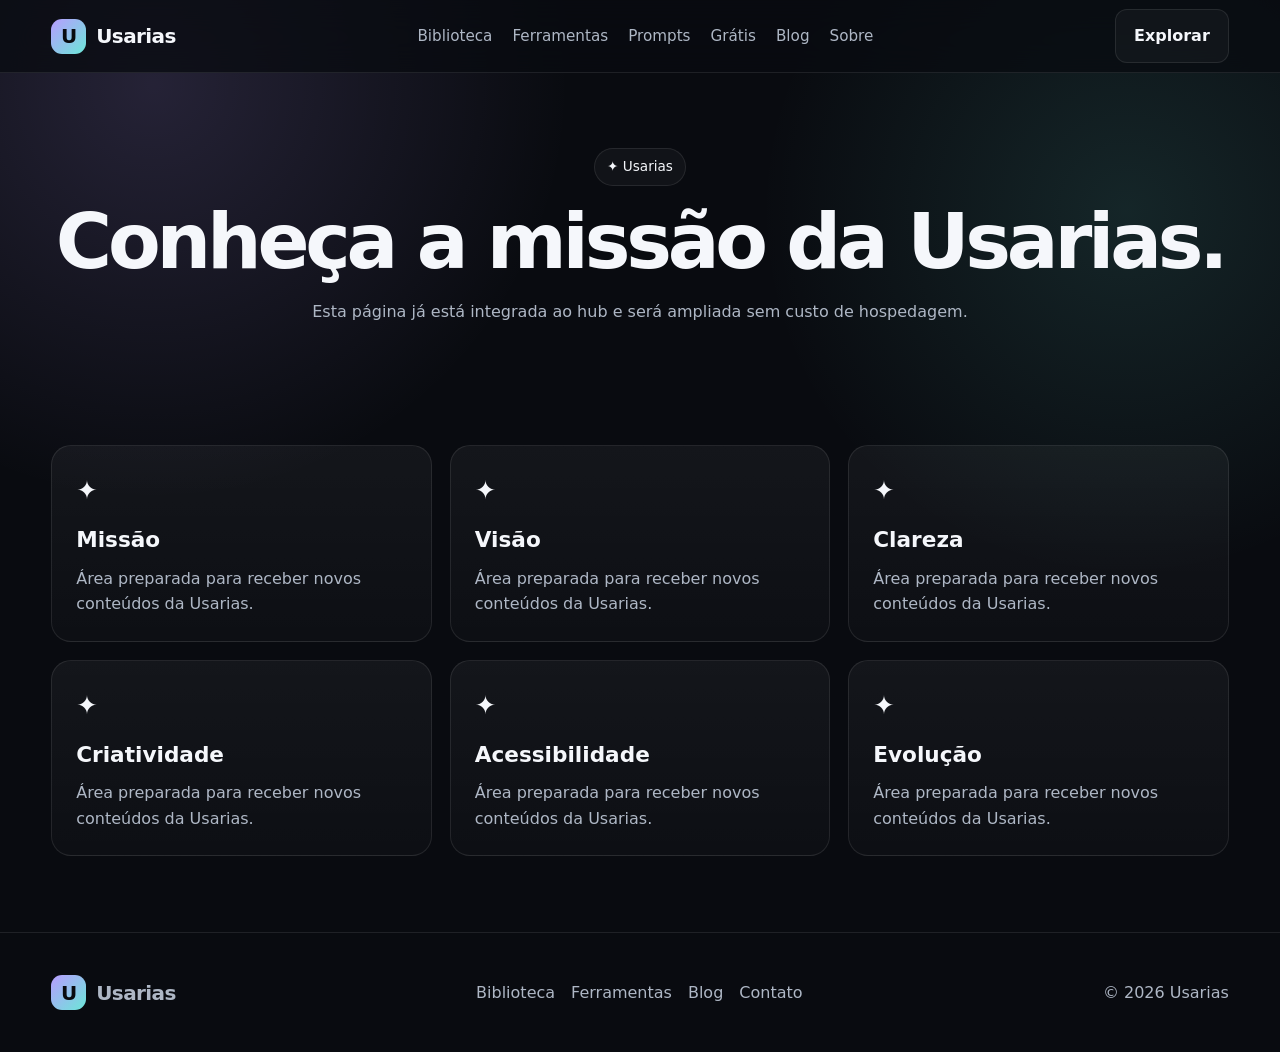
<file: sobre/index.html>
<!doctype html><html lang="pt-BR"><head><meta charset="utf-8"><meta name="viewport" content="width=device-width,initial-scale=1"><title>Sobre | Usarias</title><meta name="description" content="Conheça a missão da Usarias."><meta property="og:title" content="Sobre | Usarias"><meta property="og:description" content="Conheça a missão da Usarias."><meta property="og:type" content="website"><link rel="stylesheet" href="../assets/css/style.css"></head><body><header><div class="container nav"><a class="brand" href="../"><span class="logo">U</span><span>Usarias</span></a><button class="menu" aria-label="Abrir menu">☰</button><nav><a href="../ebooks/">Biblioteca</a><a href="../ferramentas/">Ferramentas</a><a href="../prompts/">Prompts</a><a href="../recursos/">Grátis</a><a href="../blog/">Blog</a><a href="../sobre/">Sobre</a></nav><a class="btn secondary" href="../ebooks/">Explorar</a></div></header><main><section class="page-hero"><div class="container"><span class="eyebrow">✦ Usarias</span><h1>Conheça a missão da Usarias.</h1><p>Esta página já está integrada ao hub e será ampliada sem custo de hospedagem.</p></div></section><section><div class="container"><div class="grid3"><div class="card"><div class="card-body"><div class="icon">✦</div><h3>Missão</h3><p>Área preparada para receber novos conteúdos da Usarias.</p></div></div><div class="card"><div class="card-body"><div class="icon">✦</div><h3>Visão</h3><p>Área preparada para receber novos conteúdos da Usarias.</p></div></div><div class="card"><div class="card-body"><div class="icon">✦</div><h3>Clareza</h3><p>Área preparada para receber novos conteúdos da Usarias.</p></div></div><div class="card"><div class="card-body"><div class="icon">✦</div><h3>Criatividade</h3><p>Área preparada para receber novos conteúdos da Usarias.</p></div></div><div class="card"><div class="card-body"><div class="icon">✦</div><h3>Acessibilidade</h3><p>Área preparada para receber novos conteúdos da Usarias.</p></div></div><div class="card"><div class="card-body"><div class="icon">✦</div><h3>Evolução</h3><p>Área preparada para receber novos conteúdos da Usarias.</p></div></div></div></div></section></main><footer><div class="container footer"><div class="brand"><span class="logo">U</span><span>Usarias</span></div><div class="footer-links"><a href="../ebooks/">Biblioteca</a><a href="../ferramentas/">Ferramentas</a><a href="../blog/">Blog</a><a href="../contato/">Contato</a></div><span>© 2026 Usarias</span></div></footer><script src="../assets/js/main.js"></script></body></html>
</file>
<file: assets/css/style.css>
:root{
  --bg:#090b10;--panel:#11151d;--panel2:#171c26;--text:#f5f7fb;
  --muted:#aeb7c5;--line:rgba(255,255,255,.09);
  --accent:#b89cff;--accent2:#6be7d8;--max:1180px
}
*{box-sizing:border-box}html{scroll-behavior:smooth}
body{margin:0;font-family:Inter,ui-sans-serif,system-ui,-apple-system,BlinkMacSystemFont,"Segoe UI",sans-serif;color:var(--text);
background:radial-gradient(circle at 12% 8%,rgba(184,156,255,.16),transparent 28%),
radial-gradient(circle at 88% 20%,rgba(107,231,216,.12),transparent 26%),var(--bg);line-height:1.6}
a{color:inherit;text-decoration:none}.container{width:min(92%,var(--max));margin:auto}
header{position:sticky;top:0;z-index:50;backdrop-filter:blur(16px);background:rgba(9,11,16,.75);border-bottom:1px solid var(--line)}
.nav{min-height:72px;display:flex;align-items:center;justify-content:space-between;gap:22px}
.brand{display:flex;align-items:center;gap:10px;font-size:1.25rem;font-weight:850;letter-spacing:-.03em}
.logo{width:35px;height:35px;border-radius:11px;display:grid;place-items:center;color:#090b10;font-weight:900;background:linear-gradient(135deg,var(--accent),var(--accent2))}
nav{display:flex;align-items:center;gap:20px;color:var(--muted);font-size:.95rem}nav a:hover{color:var(--text)}
.menu{display:none;background:none;color:var(--text);border:1px solid var(--line);border-radius:10px;padding:8px 11px}
.btn{display:inline-flex;align-items:center;justify-content:center;padding:13px 18px;border-radius:12px;font-weight:750;border:1px solid var(--line);transition:.2s;cursor:pointer}
.btn:hover{transform:translateY(-2px)}.primary{color:#090b10;border:none;background:linear-gradient(135deg,var(--accent),var(--accent2))}
.secondary{background:rgba(255,255,255,.035)}
.hero{padding:105px 0 72px;text-align:center}.eyebrow{display:inline-flex;padding:7px 12px;border-radius:999px;border:1px solid var(--line);background:rgba(255,255,255,.035);font-size:.85rem}
.hero h1{max-width:980px;margin:24px auto 18px;font-size:clamp(2.8rem,7vw,5.9rem);line-height:.98;letter-spacing:-.065em}
.gradient{background:linear-gradient(90deg,#fff,var(--accent),var(--accent2));-webkit-background-clip:text;background-clip:text;color:transparent}
.hero p{max-width:760px;margin:auto;color:var(--muted);font-size:1.1rem}.actions{margin-top:32px;display:flex;gap:12px;justify-content:center;flex-wrap:wrap}
.stats{margin:44px auto 0;display:grid;grid-template-columns:repeat(4,1fr);gap:12px;max-width:1000px}
.stat{padding:18px;border:1px solid var(--line);border-radius:16px;background:rgba(255,255,255,.028);text-align:left}
.stat strong{display:block;font-size:1rem}.stat span{color:var(--muted);font-size:.87rem}
section{padding:76px 0}.section-head{display:flex;align-items:end;justify-content:space-between;gap:24px;margin-bottom:28px}
.section-head h2{margin:0;font-size:clamp(2rem,4vw,3.2rem);line-height:1.05;letter-spacing:-.045em}.section-head p{max-width:590px;margin:0;color:var(--muted)}
.grid2{display:grid;grid-template-columns:repeat(2,1fr);gap:18px}.grid3{display:grid;grid-template-columns:repeat(3,1fr);gap:18px}.grid4{display:grid;grid-template-columns:repeat(4,1fr);gap:16px}
.card{border:1px solid var(--line);border-radius:20px;background:linear-gradient(180deg,rgba(255,255,255,.047),rgba(255,255,255,.018));overflow:hidden;transition:.22s}
.card:hover{transform:translateY(-4px);border-color:rgba(184,156,255,.35)}.card-body{padding:24px}.card h3{margin:12px 0 8px;font-size:1.35rem}.card p{margin:0;color:var(--muted)}
.icon{font-size:1.6rem}.tag{display:inline-block;padding:5px 9px;border-radius:999px;color:#ddd4ff;background:rgba(184,156,255,.1);border:1px solid rgba(184,156,255,.2);font-size:.78rem}
.cover{min-height:265px;display:grid;place-items:center;background:radial-gradient(circle at 20% 20%,rgba(184,156,255,.23),transparent 34%),radial-gradient(circle at 80% 70%,rgba(107,231,216,.15),transparent 30%),#0d1118}
.book{width:185px;aspect-ratio:3/4;border-radius:9px 17px 17px 9px;padding:22px;display:flex;flex-direction:column;justify-content:space-between;background:linear-gradient(145deg,#20283a,#0e1219);box-shadow:-15px 18px 45px rgba(0,0,0,.5);transform:rotate(-4deg)}
.book.alt{background:linear-gradient(145deg,#30224d,#11131d);transform:rotate(4deg)}.book strong{font-size:1.45rem;line-height:1.05}.book small{color:#c8d0dc}
.cards-actions{display:flex;gap:10px;flex-wrap:wrap;margin-top:20px}
.tool{padding:20px;border:1px solid var(--line);border-radius:17px;background:rgba(255,255,255,.025)}.tool strong{display:block}.tool span{color:var(--muted);font-size:.88rem}
.checks{display:grid;grid-template-columns:repeat(2,1fr);gap:12px}.check{padding:16px 18px;border:1px solid var(--line);border-radius:14px;background:rgba(255,255,255,.025)}
.cta{padding:42px;border-radius:24px;border:1px solid var(--line);background:radial-gradient(circle at 85% 20%,rgba(107,231,216,.17),transparent 30%),radial-gradient(circle at 10% 80%,rgba(184,156,255,.18),transparent 34%),var(--panel);display:flex;align-items:center;justify-content:space-between;gap:25px}
.cta h2{margin:0 0 8px;font-size:clamp(1.8rem,4vw,3rem);letter-spacing:-.045em}.cta p{margin:0;color:var(--muted);max-width:610px}
footer{padding:42px 0;border-top:1px solid var(--line);color:var(--muted)}.footer{display:flex;align-items:center;justify-content:space-between;gap:20px;flex-wrap:wrap}.footer-links{display:flex;gap:16px;flex-wrap:wrap}
.page-hero{padding:75px 0 45px;text-align:center}.page-hero h1{font-size:clamp(2.5rem,6vw,4.8rem);line-height:1;margin:18px auto;letter-spacing:-.055em}.page-hero p{max-width:720px;margin:auto;color:var(--muted)}
.product{display:grid;grid-template-columns:1.1fr .9fr;gap:30px;align-items:center;padding:75px 0}.product h1{font-size:clamp(2.7rem,6vw,5rem);line-height:.98;margin:18px 0;letter-spacing:-.055em}.product p{color:var(--muted);font-size:1.08rem}
@media(max-width:900px){nav{display:none;position:absolute;top:72px;left:0;right:0;padding:18px;background:#0d1118;border-bottom:1px solid var(--line);flex-direction:column;align-items:flex-start}nav.open{display:flex}.menu{display:block}.stats,.grid4{grid-template-columns:repeat(2,1fr)}.grid3,.grid2,.product{grid-template-columns:1fr}.section-head,.cta{align-items:flex-start;flex-direction:column}}
@media(max-width:540px){.stats,.grid4,.checks{grid-template-columns:1fr}.hero{padding-top:76px}.cta{padding:28px}}
</file>
